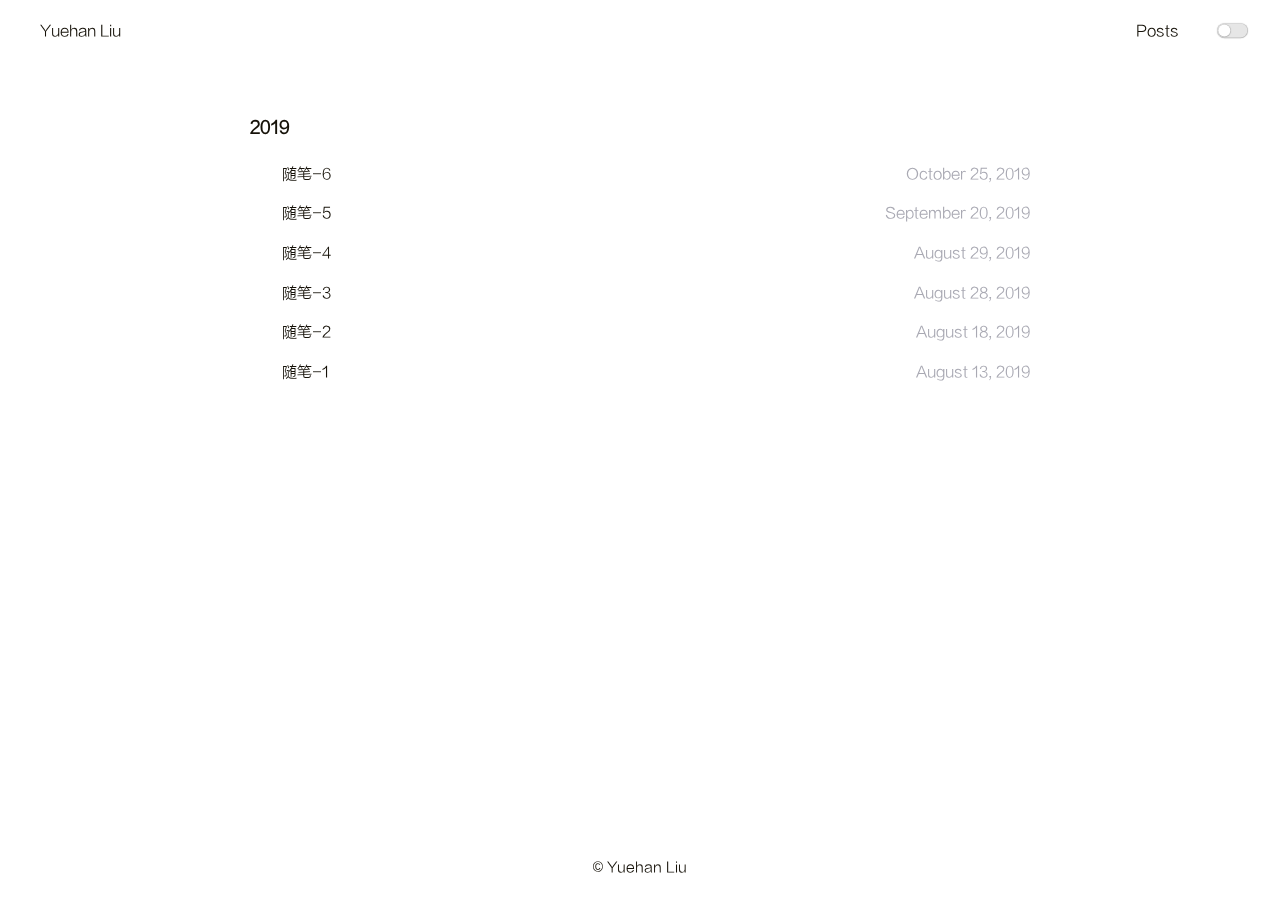
<file: archives/2019/index.html>
<!DOCTYPE html>
<html lang="en">
<head><meta name="generator" content="Hexo 3.9.0">
    <meta charset="UTF-8">
<meta name="viewport" content="width=device-width, user-scalable=no, initial-scale=1.0, maximum-scale=1.0, minimum-scale=1.0">
<meta http-equiv="X-UA-Compatible" content="ie=edge">



<title>Archives: 2019 | Hexo</title>



    <link rel="icon" href="/favicon.ico">




    <!-- stylesheets list from _config.yml -->
    
    <link rel="stylesheet" href="/css/style.css">
    



    <!-- scripts list from _config.yml -->
    
    <script src="/js/script.js"></script>
    
    <script src="/js/tocbot.min.js"></script>
    



    
    
        
    


</head>
<body>
    <div class="wrapper">
        <header>
    <nav class="navbar">
        <div class="container">
            <div class="navbar-header header-logo"><a href="/">Yuehan Liu</a></div>
            <div class="menu navbar-right">
                
                    <a class="menu-item" href="/archives">Posts</a>
                
                <input id="switch_default" type="checkbox" class="switch_default">
                <label for="switch_default" class="toggleBtn"></label>
            </div>

        </div>
    </nav>

    
    <nav class="navbar-mobile" id="nav-mobile">
        <div class="container">
            <div class="navbar-header">
                <div>
                    <a href="/">Yuehan Liu</a><a id="mobile-toggle-theme">·&nbsp;Light</a>
                </div>
                <div class="menu-toggle" onclick="mobileBtn()">&#9776; Menu</div>
            </div>
            <div class="menu" id="mobile-menu">
                
                    <a class="menu-item" href="/archives">Posts</a>
                
            </div>
        </div>
    </nav>

</header>
<script>
    var mobileBtn = function f() {
        var toggleMenu = document.getElementsByClassName("menu-toggle")[0];
        var mobileMenu = document.getElementById("mobile-menu");
        if(toggleMenu.classList.contains("active")){
           toggleMenu.classList.remove("active")
            mobileMenu.classList.remove("active")
        }else{
            toggleMenu.classList.add("active")
            mobileMenu.classList.add("active")
        }
    }
</script>
        <div class="main">
            <div class="post-wrap archive">
    
    
        

        
            <h3>2019</h3>
        

        <article class="archive-item">
            <a class="archive-item-link" href="/2019/10/25/随笔-6/">随笔-6</a>
            <span class="archive-item-date">October 25, 2019</span>
        </article>
    
        

        

        <article class="archive-item">
            <a class="archive-item-link" href="/2019/09/20/随笔-5/">随笔-5</a>
            <span class="archive-item-date">September 20, 2019</span>
        </article>
    
        

        

        <article class="archive-item">
            <a class="archive-item-link" href="/2019/08/29/随笔-4/">随笔-4</a>
            <span class="archive-item-date">August 29, 2019</span>
        </article>
    
        

        

        <article class="archive-item">
            <a class="archive-item-link" href="/2019/08/28/随笔-3/">随笔-3</a>
            <span class="archive-item-date">August 28, 2019</span>
        </article>
    
        

        

        <article class="archive-item">
            <a class="archive-item-link" href="/2019/08/18/随笔-2/">随笔-2</a>
            <span class="archive-item-date">August 18, 2019</span>
        </article>
    
        

        

        <article class="archive-item">
            <a class="archive-item-link" href="/2019/08/13/随笔-1/">随笔-1</a>
            <span class="archive-item-date">August 13, 2019</span>
        </article>
    
    
</div>
        </div>
        <footer id="footer" class="footer">
    <div class="copyright">
        <span>© Yuehan Liu </span>
    </div>
</footer>

    </div>
</body>
</html>
</file>
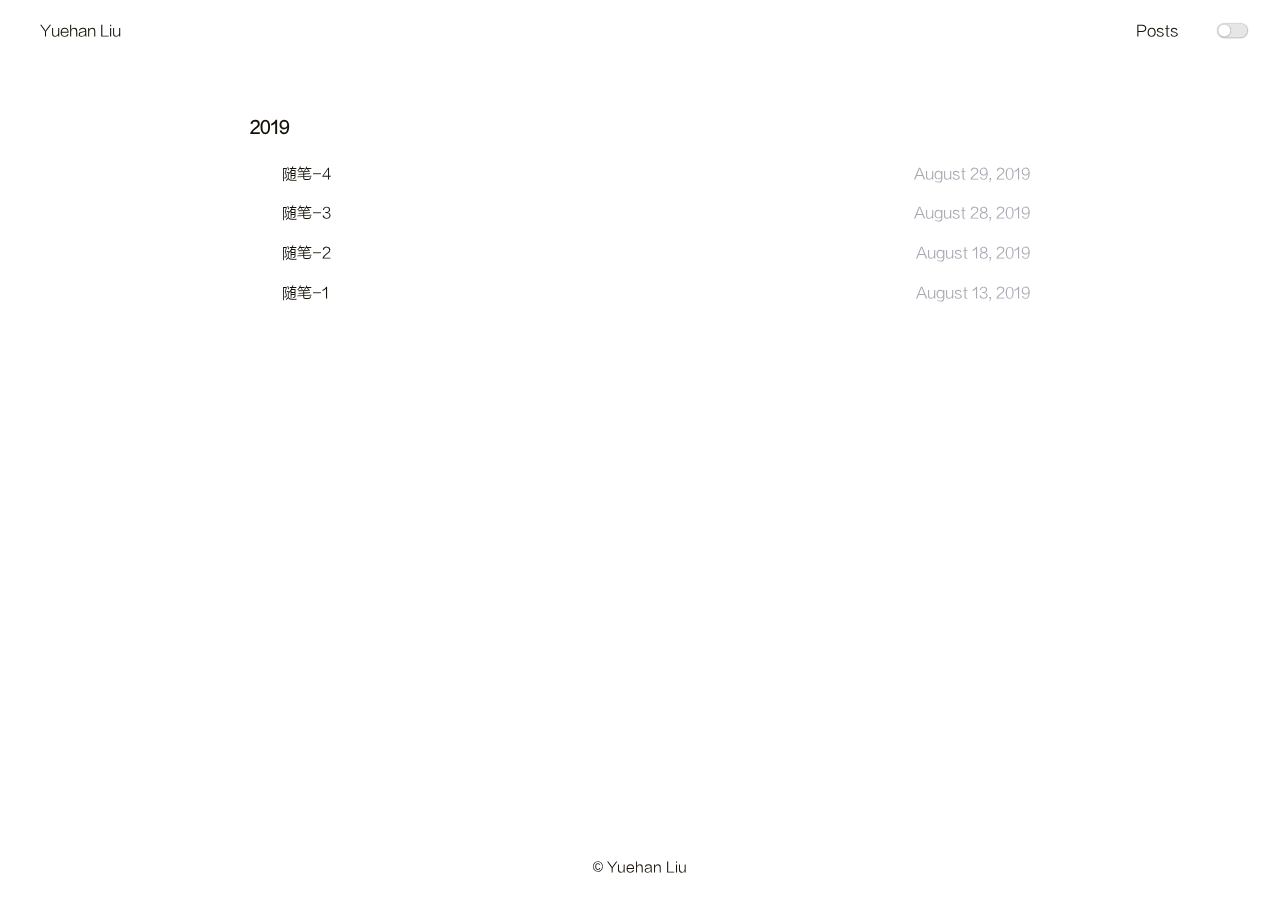
<file: archives/2019/08/index.html>
<!DOCTYPE html>
<html lang="en">
<head><meta name="generator" content="Hexo 3.9.0">
    <meta charset="UTF-8">
<meta name="viewport" content="width=device-width, user-scalable=no, initial-scale=1.0, maximum-scale=1.0, minimum-scale=1.0">
<meta http-equiv="X-UA-Compatible" content="ie=edge">



<title>Archives: 2019/8 | Hexo</title>



    <link rel="icon" href="/favicon.ico">




    <!-- stylesheets list from _config.yml -->
    
    <link rel="stylesheet" href="/css/style.css">
    



    <!-- scripts list from _config.yml -->
    
    <script src="/js/script.js"></script>
    
    <script src="/js/tocbot.min.js"></script>
    



    
    
        
    


</head>
<body>
    <div class="wrapper">
        <header>
    <nav class="navbar">
        <div class="container">
            <div class="navbar-header header-logo"><a href="/">Yuehan Liu</a></div>
            <div class="menu navbar-right">
                
                    <a class="menu-item" href="/archives">Posts</a>
                
                <input id="switch_default" type="checkbox" class="switch_default">
                <label for="switch_default" class="toggleBtn"></label>
            </div>

        </div>
    </nav>

    
    <nav class="navbar-mobile" id="nav-mobile">
        <div class="container">
            <div class="navbar-header">
                <div>
                    <a href="/">Yuehan Liu</a><a id="mobile-toggle-theme">·&nbsp;Light</a>
                </div>
                <div class="menu-toggle" onclick="mobileBtn()">&#9776; Menu</div>
            </div>
            <div class="menu" id="mobile-menu">
                
                    <a class="menu-item" href="/archives">Posts</a>
                
            </div>
        </div>
    </nav>

</header>
<script>
    var mobileBtn = function f() {
        var toggleMenu = document.getElementsByClassName("menu-toggle")[0];
        var mobileMenu = document.getElementById("mobile-menu");
        if(toggleMenu.classList.contains("active")){
           toggleMenu.classList.remove("active")
            mobileMenu.classList.remove("active")
        }else{
            toggleMenu.classList.add("active")
            mobileMenu.classList.add("active")
        }
    }
</script>
        <div class="main">
            <div class="post-wrap archive">
    
    
        

        
            <h3>2019</h3>
        

        <article class="archive-item">
            <a class="archive-item-link" href="/2019/08/29/随笔-4/">随笔-4</a>
            <span class="archive-item-date">August 29, 2019</span>
        </article>
    
        

        

        <article class="archive-item">
            <a class="archive-item-link" href="/2019/08/28/随笔-3/">随笔-3</a>
            <span class="archive-item-date">August 28, 2019</span>
        </article>
    
        

        

        <article class="archive-item">
            <a class="archive-item-link" href="/2019/08/18/随笔-2/">随笔-2</a>
            <span class="archive-item-date">August 18, 2019</span>
        </article>
    
        

        

        <article class="archive-item">
            <a class="archive-item-link" href="/2019/08/13/随笔-1/">随笔-1</a>
            <span class="archive-item-date">August 13, 2019</span>
        </article>
    
    
</div>
        </div>
        <footer id="footer" class="footer">
    <div class="copyright">
        <span>© Yuehan Liu </span>
    </div>
</footer>

    </div>
</body>
</html>
</file>
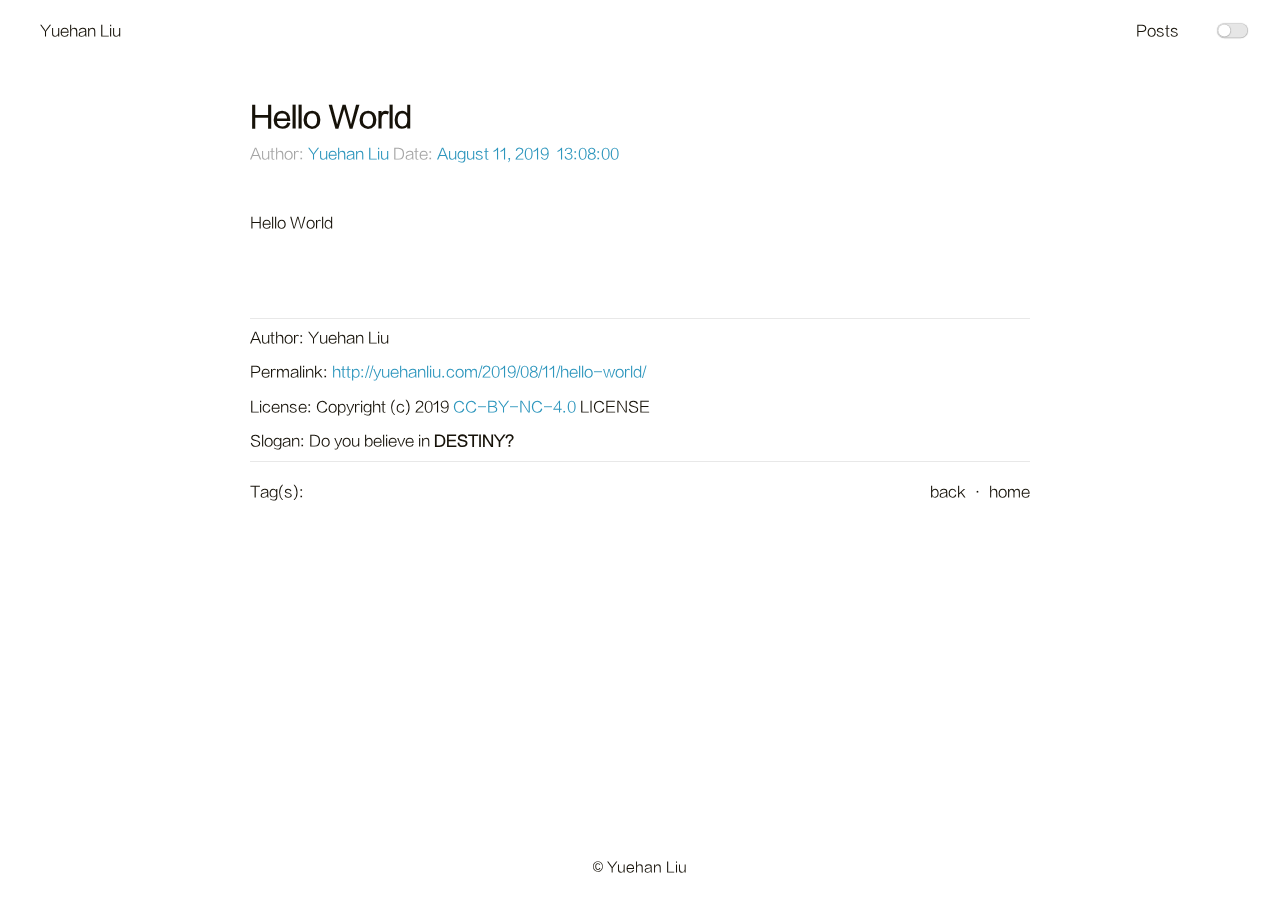
<file: 2019/08/11/hello-world/index.html>
<!DOCTYPE html>
<html lang="en">
<head><meta name="generator" content="Hexo 3.9.0">
    <meta charset="UTF-8">
<meta name="viewport" content="width=device-width, user-scalable=no, initial-scale=1.0, maximum-scale=1.0, minimum-scale=1.0">
<meta http-equiv="X-UA-Compatible" content="ie=edge">



<title>Hello World | Hexo</title>



    <link rel="icon" href="/favicon.ico">




    <!-- stylesheets list from _config.yml -->
    
    <link rel="stylesheet" href="/css/style.css">
    



    <!-- scripts list from _config.yml -->
    
    <script src="/js/script.js"></script>
    
    <script src="/js/tocbot.min.js"></script>
    



    
    
        
    


</head>
<body>
    <div class="wrapper">
        <header>
    <nav class="navbar">
        <div class="container">
            <div class="navbar-header header-logo"><a href="/">Yuehan Liu</a></div>
            <div class="menu navbar-right">
                
                    <a class="menu-item" href="/archives">Posts</a>
                
                <input id="switch_default" type="checkbox" class="switch_default">
                <label for="switch_default" class="toggleBtn"></label>
            </div>

        </div>
    </nav>

    
    <nav class="navbar-mobile" id="nav-mobile">
        <div class="container">
            <div class="navbar-header">
                <div>
                    <a href="/">Yuehan Liu</a><a id="mobile-toggle-theme">·&nbsp;Light</a>
                </div>
                <div class="menu-toggle" onclick="mobileBtn()">&#9776; Menu</div>
            </div>
            <div class="menu" id="mobile-menu">
                
                    <a class="menu-item" href="/archives">Posts</a>
                
            </div>
        </div>
    </nav>

</header>
<script>
    var mobileBtn = function f() {
        var toggleMenu = document.getElementsByClassName("menu-toggle")[0];
        var mobileMenu = document.getElementById("mobile-menu");
        if(toggleMenu.classList.contains("active")){
           toggleMenu.classList.remove("active")
            mobileMenu.classList.remove("active")
        }else{
            toggleMenu.classList.add("active")
            mobileMenu.classList.add("active")
        }
    }
</script>
        <div class="main">
            <div class="container">
    
    

    
    <article class="post-wrap">
        <header class="post-header">
            <h1 class="post-title">Hello World</h1>
            
                <div class="post-meta">
                    
                        Author: <a itemprop="author" rel="author" href="/">Yuehan Liu</a>
                    

                    
                        <span class="post-time">
                        Date: <a href="#">August 11, 2019&nbsp;&nbsp;13:08:00</a>
                        </span>
                    
                    
                </div>
            
        </header>

        <div class="post-content">
            <p>Hello World</p>

        </div>

        
            <section class="post-copyright">
                
                    <p class="copyright-item">
                        <span>Author:</span>
                        <span>Yuehan Liu</span>
                    </p>
                
                
                    <p class="copyright-item">
                        <span>Permalink:</span>
                        <span><a href="http://yuehanliu.com/2019/08/11/hello-world/">http://yuehanliu.com/2019/08/11/hello-world/</a></span>
                    </p>
                
                
                    <p class="copyright-item">
                        <span>License:</span>
                        <span>Copyright (c) 2019 <a href="http://creativecommons.org/licenses/by-nc/4.0/">CC-BY-NC-4.0</a> LICENSE</span>
                    </p>
                
                
                     <p class="copyright-item">
                         <span>Slogan:</span>
                         <span>Do you believe in <strong>DESTINY<strong>?</strong></strong></span>
                     </p>
                

            </section>
        
        <section class="post-tags">
            <div>
                <span>Tag(s):</span>
                <span class="tag">
                    
                </span>
            </div>
            <div>
                <a href="javascript:window.history.back();">back</a>
                <span>· </span>
                <a href="/">home</a>
            </div>
        </section>
        <section class="post-nav">
            
            
        </section>


    </article>
</div>

        </div>
        <footer id="footer" class="footer">
    <div class="copyright">
        <span>© Yuehan Liu </span>
    </div>
</footer>

    </div>
</body>
</html>
</file>
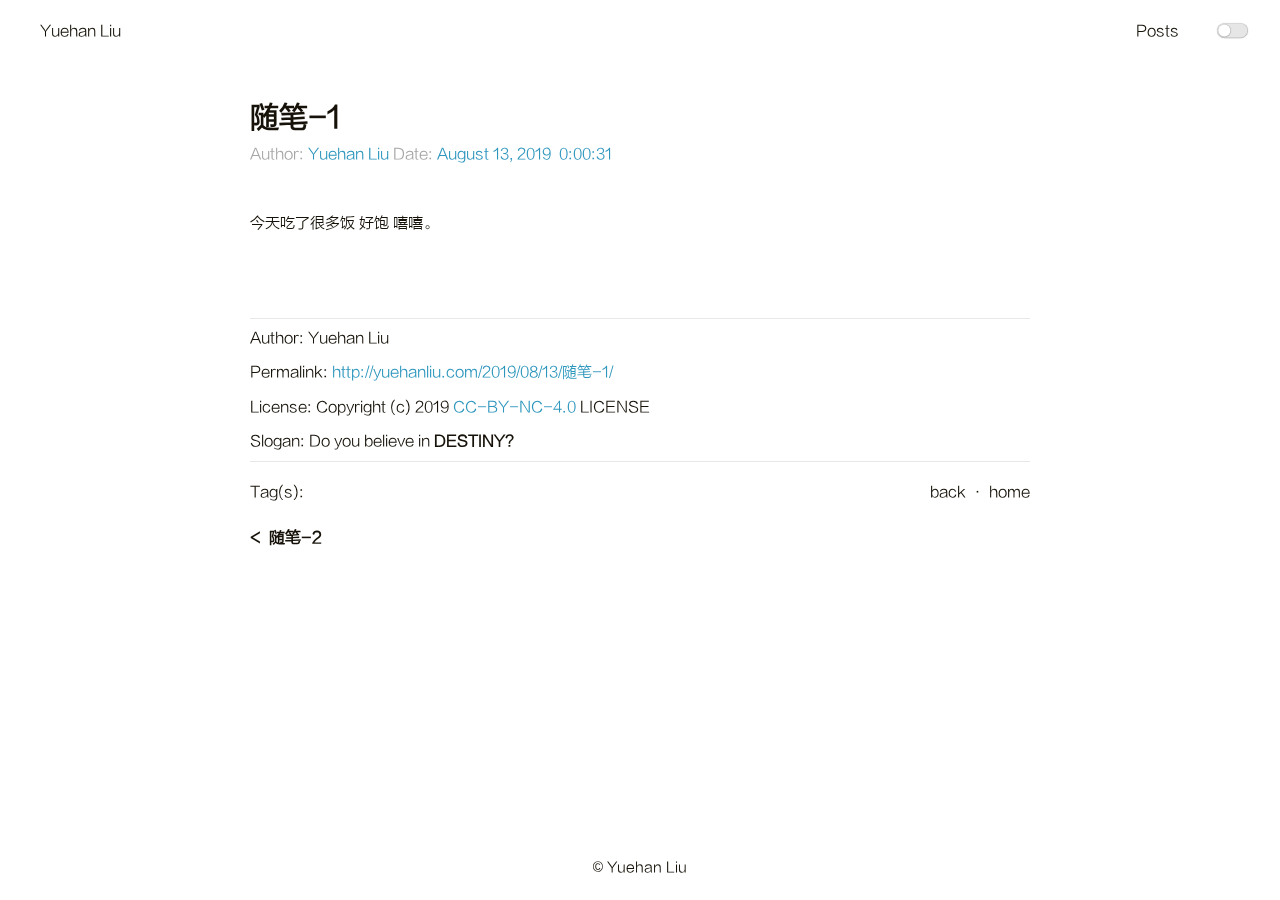
<file: 2019/08/13/随笔-1/index.html>
<!DOCTYPE html>
<html lang="en">
<head><meta name="generator" content="Hexo 3.9.0">
    <meta charset="UTF-8">
<meta name="viewport" content="width=device-width, user-scalable=no, initial-scale=1.0, maximum-scale=1.0, minimum-scale=1.0">
<meta http-equiv="X-UA-Compatible" content="ie=edge">



<title>随笔-1 | Hexo</title>



    <link rel="icon" href="/favicon.ico">




    <!-- stylesheets list from _config.yml -->
    
    <link rel="stylesheet" href="/css/style.css">
    



    <!-- scripts list from _config.yml -->
    
    <script src="/js/script.js"></script>
    
    <script src="/js/tocbot.min.js"></script>
    



    
    
        
    


</head>
<body>
    <div class="wrapper">
        <header>
    <nav class="navbar">
        <div class="container">
            <div class="navbar-header header-logo"><a href="/">Yuehan Liu</a></div>
            <div class="menu navbar-right">
                
                    <a class="menu-item" href="/archives">Posts</a>
                
                <input id="switch_default" type="checkbox" class="switch_default">
                <label for="switch_default" class="toggleBtn"></label>
            </div>

        </div>
    </nav>

    
    <nav class="navbar-mobile" id="nav-mobile">
        <div class="container">
            <div class="navbar-header">
                <div>
                    <a href="/">Yuehan Liu</a><a id="mobile-toggle-theme">·&nbsp;Light</a>
                </div>
                <div class="menu-toggle" onclick="mobileBtn()">&#9776; Menu</div>
            </div>
            <div class="menu" id="mobile-menu">
                
                    <a class="menu-item" href="/archives">Posts</a>
                
            </div>
        </div>
    </nav>

</header>
<script>
    var mobileBtn = function f() {
        var toggleMenu = document.getElementsByClassName("menu-toggle")[0];
        var mobileMenu = document.getElementById("mobile-menu");
        if(toggleMenu.classList.contains("active")){
           toggleMenu.classList.remove("active")
            mobileMenu.classList.remove("active")
        }else{
            toggleMenu.classList.add("active")
            mobileMenu.classList.add("active")
        }
    }
</script>
        <div class="main">
            <div class="container">
    
    

    
    <article class="post-wrap">
        <header class="post-header">
            <h1 class="post-title">随笔-1</h1>
            
                <div class="post-meta">
                    
                        Author: <a itemprop="author" rel="author" href="/">Yuehan Liu</a>
                    

                    
                        <span class="post-time">
                        Date: <a href="#">August 13, 2019&nbsp;&nbsp;0:00:31</a>
                        </span>
                    
                    
                </div>
            
        </header>

        <div class="post-content">
            <p>今天吃了很多饭 好饱 嘻嘻。</p>

        </div>

        
            <section class="post-copyright">
                
                    <p class="copyright-item">
                        <span>Author:</span>
                        <span>Yuehan Liu</span>
                    </p>
                
                
                    <p class="copyright-item">
                        <span>Permalink:</span>
                        <span><a href="http://yuehanliu.com/2019/08/13/随笔-1/">http://yuehanliu.com/2019/08/13/随笔-1/</a></span>
                    </p>
                
                
                    <p class="copyright-item">
                        <span>License:</span>
                        <span>Copyright (c) 2019 <a href="http://creativecommons.org/licenses/by-nc/4.0/">CC-BY-NC-4.0</a> LICENSE</span>
                    </p>
                
                
                     <p class="copyright-item">
                         <span>Slogan:</span>
                         <span>Do you believe in <strong>DESTINY<strong>?</strong></strong></span>
                     </p>
                

            </section>
        
        <section class="post-tags">
            <div>
                <span>Tag(s):</span>
                <span class="tag">
                    
                </span>
            </div>
            <div>
                <a href="javascript:window.history.back();">back</a>
                <span>· </span>
                <a href="/">home</a>
            </div>
        </section>
        <section class="post-nav">
            
                <a class="prev" rel="prev" href="/2019/08/18/随笔-2/">随笔-2</a>
            
            
        </section>


    </article>
</div>

        </div>
        <footer id="footer" class="footer">
    <div class="copyright">
        <span>© Yuehan Liu </span>
    </div>
</footer>

    </div>
</body>
</html>
</file>
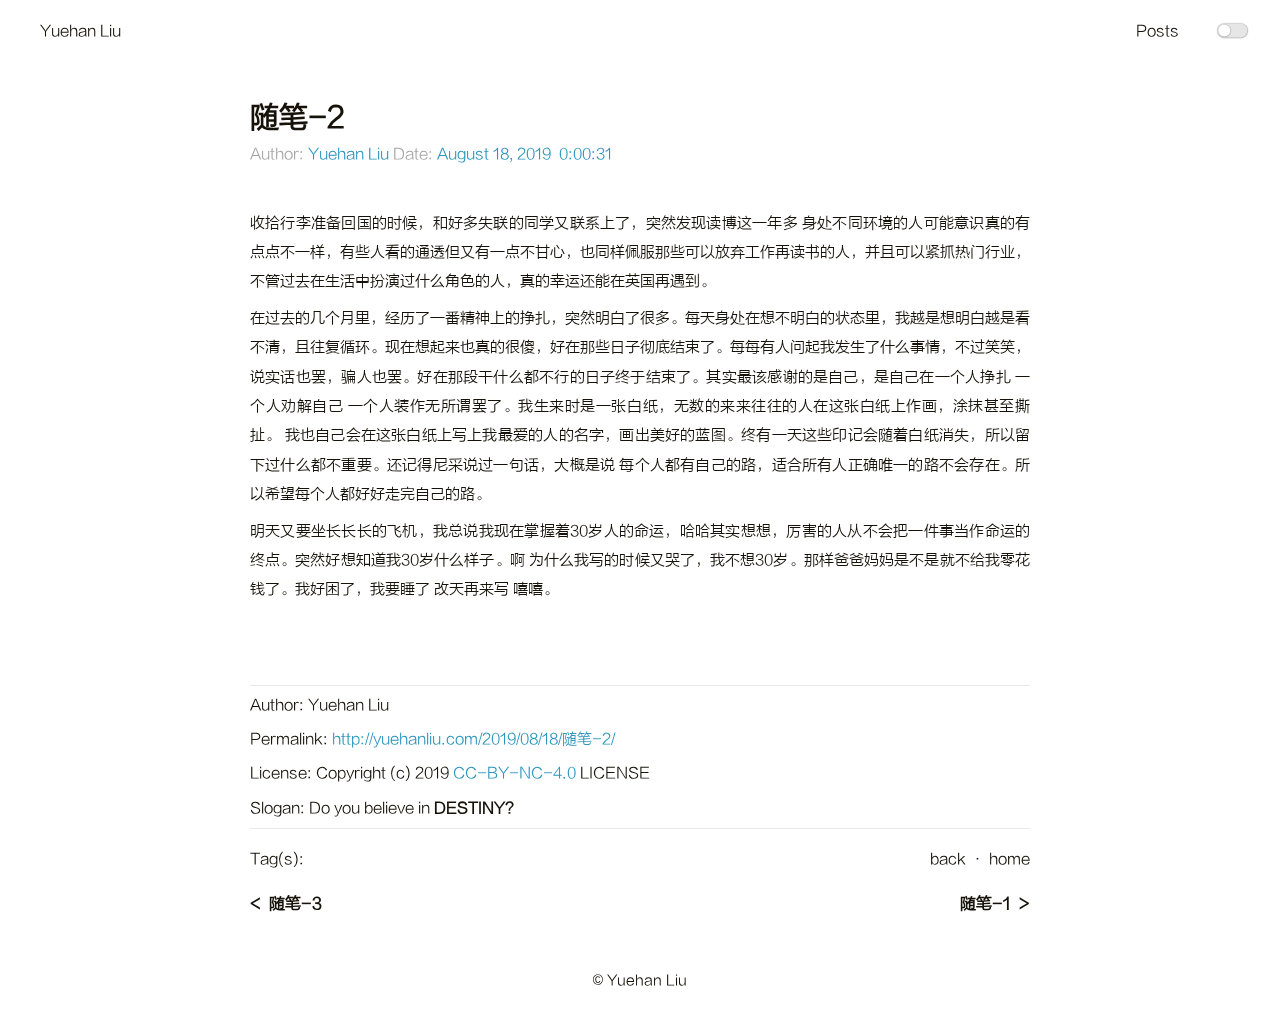
<file: 2019/08/18/随笔-2/index.html>
<!DOCTYPE html>
<html lang="en">
<head><meta name="generator" content="Hexo 3.9.0">
    <meta charset="UTF-8">
<meta name="viewport" content="width=device-width, user-scalable=no, initial-scale=1.0, maximum-scale=1.0, minimum-scale=1.0">
<meta http-equiv="X-UA-Compatible" content="ie=edge">



<title>随笔-2 | Hexo</title>



    <link rel="icon" href="/favicon.ico">




    <!-- stylesheets list from _config.yml -->
    
    <link rel="stylesheet" href="/css/style.css">
    



    <!-- scripts list from _config.yml -->
    
    <script src="/js/script.js"></script>
    
    <script src="/js/tocbot.min.js"></script>
    



    
    
        
    


</head>
<body>
    <div class="wrapper">
        <header>
    <nav class="navbar">
        <div class="container">
            <div class="navbar-header header-logo"><a href="/">Yuehan Liu</a></div>
            <div class="menu navbar-right">
                
                    <a class="menu-item" href="/archives">Posts</a>
                
                <input id="switch_default" type="checkbox" class="switch_default">
                <label for="switch_default" class="toggleBtn"></label>
            </div>

        </div>
    </nav>

    
    <nav class="navbar-mobile" id="nav-mobile">
        <div class="container">
            <div class="navbar-header">
                <div>
                    <a href="/">Yuehan Liu</a><a id="mobile-toggle-theme">·&nbsp;Light</a>
                </div>
                <div class="menu-toggle" onclick="mobileBtn()">&#9776; Menu</div>
            </div>
            <div class="menu" id="mobile-menu">
                
                    <a class="menu-item" href="/archives">Posts</a>
                
            </div>
        </div>
    </nav>

</header>
<script>
    var mobileBtn = function f() {
        var toggleMenu = document.getElementsByClassName("menu-toggle")[0];
        var mobileMenu = document.getElementById("mobile-menu");
        if(toggleMenu.classList.contains("active")){
           toggleMenu.classList.remove("active")
            mobileMenu.classList.remove("active")
        }else{
            toggleMenu.classList.add("active")
            mobileMenu.classList.add("active")
        }
    }
</script>
        <div class="main">
            <div class="container">
    
    

    
    <article class="post-wrap">
        <header class="post-header">
            <h1 class="post-title">随笔-2</h1>
            
                <div class="post-meta">
                    
                        Author: <a itemprop="author" rel="author" href="/">Yuehan Liu</a>
                    

                    
                        <span class="post-time">
                        Date: <a href="#">August 18, 2019&nbsp;&nbsp;0:00:31</a>
                        </span>
                    
                    
                </div>
            
        </header>

        <div class="post-content">
            <p>收拾行李准备回国的时候，和好多失联的同学又联系上了，突然发现读博这一年多 身处不同环境的人可能意识真的有点点不一样，有些人看的通透但又有一点不甘心，也同样佩服那些可以放弃工作再读书的人，并且可以紧抓热门行业，不管过去在生活中扮演过什么角色的人，真的幸运还能在英国再遇到。</p>
<p>在过去的几个月里，经历了一番精神上的挣扎，突然明白了很多。每天身处在想不明白的状态里，我越是想明白越是看不清，且往复循环。现在想起来也真的很傻，好在那些日子彻底结束了。每每有人问起我发生了什么事情，不过笑笑，说实话也罢，骗人也罢。好在那段干什么都不行的日子终于结束了。其实最该感谢的是自己，是自己在一个人挣扎 一个人劝解自己 一个人装作无所谓罢了。我生来时是一张白纸，无数的来来往往的人在这张白纸上作画，涂抹甚至撕扯。 我也自己会在这张白纸上写上我最爱的人的名字，画出美好的蓝图。终有一天这些印记会随着白纸消失，所以留下过什么都不重要。还记得尼采说过一句话，大概是说 每个人都有自己的路，适合所有人正确唯一的路不会存在。所以希望每个人都好好走完自己的路。</p>
<p>明天又要坐长长长的飞机，我总说我现在掌握着30岁人的命运，哈哈其实想想，厉害的人从不会把一件事当作命运的终点。突然好想知道我30岁什么样子。啊 为什么我写的时候又哭了，我不想30岁。那样爸爸妈妈是不是就不给我零花钱了。我好困了，我要睡了 改天再来写 嘻嘻。</p>

        </div>

        
            <section class="post-copyright">
                
                    <p class="copyright-item">
                        <span>Author:</span>
                        <span>Yuehan Liu</span>
                    </p>
                
                
                    <p class="copyright-item">
                        <span>Permalink:</span>
                        <span><a href="http://yuehanliu.com/2019/08/18/随笔-2/">http://yuehanliu.com/2019/08/18/随笔-2/</a></span>
                    </p>
                
                
                    <p class="copyright-item">
                        <span>License:</span>
                        <span>Copyright (c) 2019 <a href="http://creativecommons.org/licenses/by-nc/4.0/">CC-BY-NC-4.0</a> LICENSE</span>
                    </p>
                
                
                     <p class="copyright-item">
                         <span>Slogan:</span>
                         <span>Do you believe in <strong>DESTINY<strong>?</strong></strong></span>
                     </p>
                

            </section>
        
        <section class="post-tags">
            <div>
                <span>Tag(s):</span>
                <span class="tag">
                    
                </span>
            </div>
            <div>
                <a href="javascript:window.history.back();">back</a>
                <span>· </span>
                <a href="/">home</a>
            </div>
        </section>
        <section class="post-nav">
            
                <a class="prev" rel="prev" href="/2019/08/28/随笔-3/">随笔-3</a>
            
            
            <a class="next" rel="next" href="/2019/08/13/随笔-1/">随笔-1</a>
            
        </section>


    </article>
</div>

        </div>
        <footer id="footer" class="footer">
    <div class="copyright">
        <span>© Yuehan Liu </span>
    </div>
</footer>

    </div>
</body>
</html>
</file>
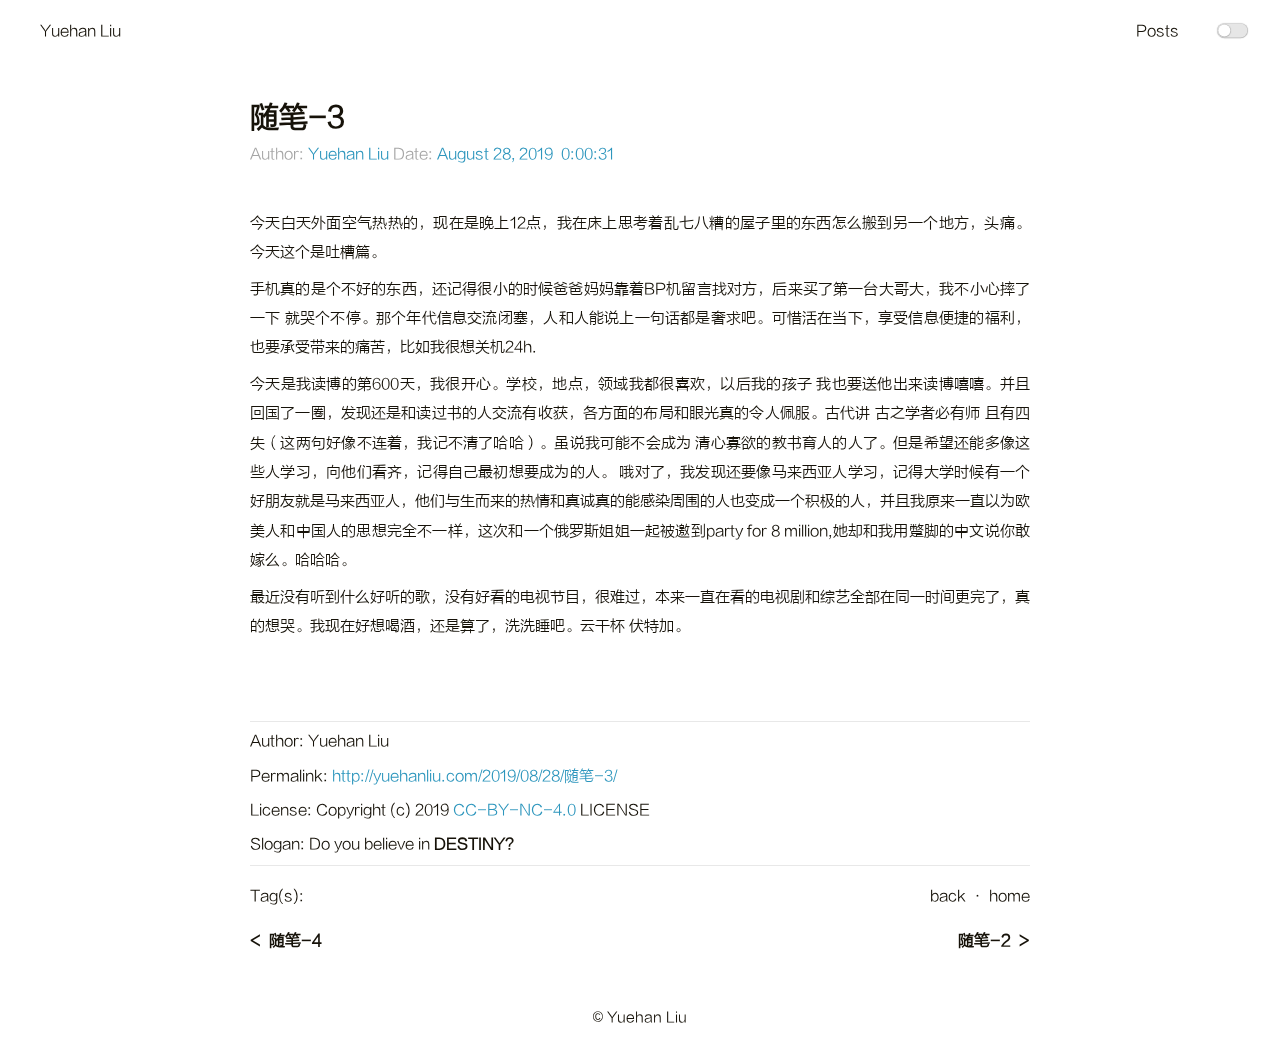
<file: 2019/08/28/随笔-3/index.html>
<!DOCTYPE html>
<html lang="en">
<head><meta name="generator" content="Hexo 3.9.0">
    <meta charset="UTF-8">
<meta name="viewport" content="width=device-width, user-scalable=no, initial-scale=1.0, maximum-scale=1.0, minimum-scale=1.0">
<meta http-equiv="X-UA-Compatible" content="ie=edge">



<title>随笔-3 | Hexo</title>



    <link rel="icon" href="/favicon.ico">




    <!-- stylesheets list from _config.yml -->
    
    <link rel="stylesheet" href="/css/style.css">
    



    <!-- scripts list from _config.yml -->
    
    <script src="/js/script.js"></script>
    
    <script src="/js/tocbot.min.js"></script>
    



    
    
        
    


</head>
<body>
    <div class="wrapper">
        <header>
    <nav class="navbar">
        <div class="container">
            <div class="navbar-header header-logo"><a href="/">Yuehan Liu</a></div>
            <div class="menu navbar-right">
                
                    <a class="menu-item" href="/archives">Posts</a>
                
                <input id="switch_default" type="checkbox" class="switch_default">
                <label for="switch_default" class="toggleBtn"></label>
            </div>

        </div>
    </nav>

    
    <nav class="navbar-mobile" id="nav-mobile">
        <div class="container">
            <div class="navbar-header">
                <div>
                    <a href="/">Yuehan Liu</a><a id="mobile-toggle-theme">·&nbsp;Light</a>
                </div>
                <div class="menu-toggle" onclick="mobileBtn()">&#9776; Menu</div>
            </div>
            <div class="menu" id="mobile-menu">
                
                    <a class="menu-item" href="/archives">Posts</a>
                
            </div>
        </div>
    </nav>

</header>
<script>
    var mobileBtn = function f() {
        var toggleMenu = document.getElementsByClassName("menu-toggle")[0];
        var mobileMenu = document.getElementById("mobile-menu");
        if(toggleMenu.classList.contains("active")){
           toggleMenu.classList.remove("active")
            mobileMenu.classList.remove("active")
        }else{
            toggleMenu.classList.add("active")
            mobileMenu.classList.add("active")
        }
    }
</script>
        <div class="main">
            <div class="container">
    
    

    
    <article class="post-wrap">
        <header class="post-header">
            <h1 class="post-title">随笔-3</h1>
            
                <div class="post-meta">
                    
                        Author: <a itemprop="author" rel="author" href="/">Yuehan Liu</a>
                    

                    
                        <span class="post-time">
                        Date: <a href="#">August 28, 2019&nbsp;&nbsp;0:00:31</a>
                        </span>
                    
                    
                </div>
            
        </header>

        <div class="post-content">
            <p>今天白天外面空气热热的，现在是晚上12点，我在床上思考着乱七八糟的屋子里的东西怎么搬到另一个地方，头痛。今天这个是吐槽篇。</p>
<p>手机真的是个不好的东西，还记得很小的时候爸爸妈妈靠着BP机留言找对方，后来买了第一台大哥大，我不小心摔了一下 就哭个不停。那个年代信息交流闭塞，人和人能说上一句话都是奢求吧。可惜活在当下，享受信息便捷的福利，也要承受带来的痛苦，比如我很想关机24h.</p>
<p>今天是我读博的第600天，我很开心。学校，地点，领域我都很喜欢，以后我的孩子 我也要送他出来读博嘻嘻。并且回国了一圈，发现还是和读过书的人交流有收获，各方面的布局和眼光真的令人佩服。古代讲 古之学者必有师 且有四失（这两句好像不连着，我记不清了哈哈）。虽说我可能不会成为 清心寡欲的教书育人的人了。但是希望还能多像这些人学习，向他们看齐，记得自己最初想要成为的人。 哦对了，我发现还要像马来西亚人学习，记得大学时候有一个好朋友就是马来西亚人，他们与生而来的热情和真诚真的能感染周围的人也变成一个积极的人，并且我原来一直以为欧美人和中国人的思想完全不一样，这次和一个俄罗斯姐姐一起被邀到party for 8 million,她却和我用蹩脚的中文说你敢嫁么。哈哈哈。</p>
<p>最近没有听到什么好听的歌，没有好看的电视节目，很难过，本来一直在看的电视剧和综艺全部在同一时间更完了，真的想哭。我现在好想喝酒，还是算了，洗洗睡吧。云干杯 伏特加。</p>

        </div>

        
            <section class="post-copyright">
                
                    <p class="copyright-item">
                        <span>Author:</span>
                        <span>Yuehan Liu</span>
                    </p>
                
                
                    <p class="copyright-item">
                        <span>Permalink:</span>
                        <span><a href="http://yuehanliu.com/2019/08/28/随笔-3/">http://yuehanliu.com/2019/08/28/随笔-3/</a></span>
                    </p>
                
                
                    <p class="copyright-item">
                        <span>License:</span>
                        <span>Copyright (c) 2019 <a href="http://creativecommons.org/licenses/by-nc/4.0/">CC-BY-NC-4.0</a> LICENSE</span>
                    </p>
                
                
                     <p class="copyright-item">
                         <span>Slogan:</span>
                         <span>Do you believe in <strong>DESTINY<strong>?</strong></strong></span>
                     </p>
                

            </section>
        
        <section class="post-tags">
            <div>
                <span>Tag(s):</span>
                <span class="tag">
                    
                </span>
            </div>
            <div>
                <a href="javascript:window.history.back();">back</a>
                <span>· </span>
                <a href="/">home</a>
            </div>
        </section>
        <section class="post-nav">
            
                <a class="prev" rel="prev" href="/2019/08/29/随笔-4/">随笔-4</a>
            
            
            <a class="next" rel="next" href="/2019/08/18/随笔-2/">随笔-2</a>
            
        </section>


    </article>
</div>

        </div>
        <footer id="footer" class="footer">
    <div class="copyright">
        <span>© Yuehan Liu </span>
    </div>
</footer>

    </div>
</body>
</html>
</file>
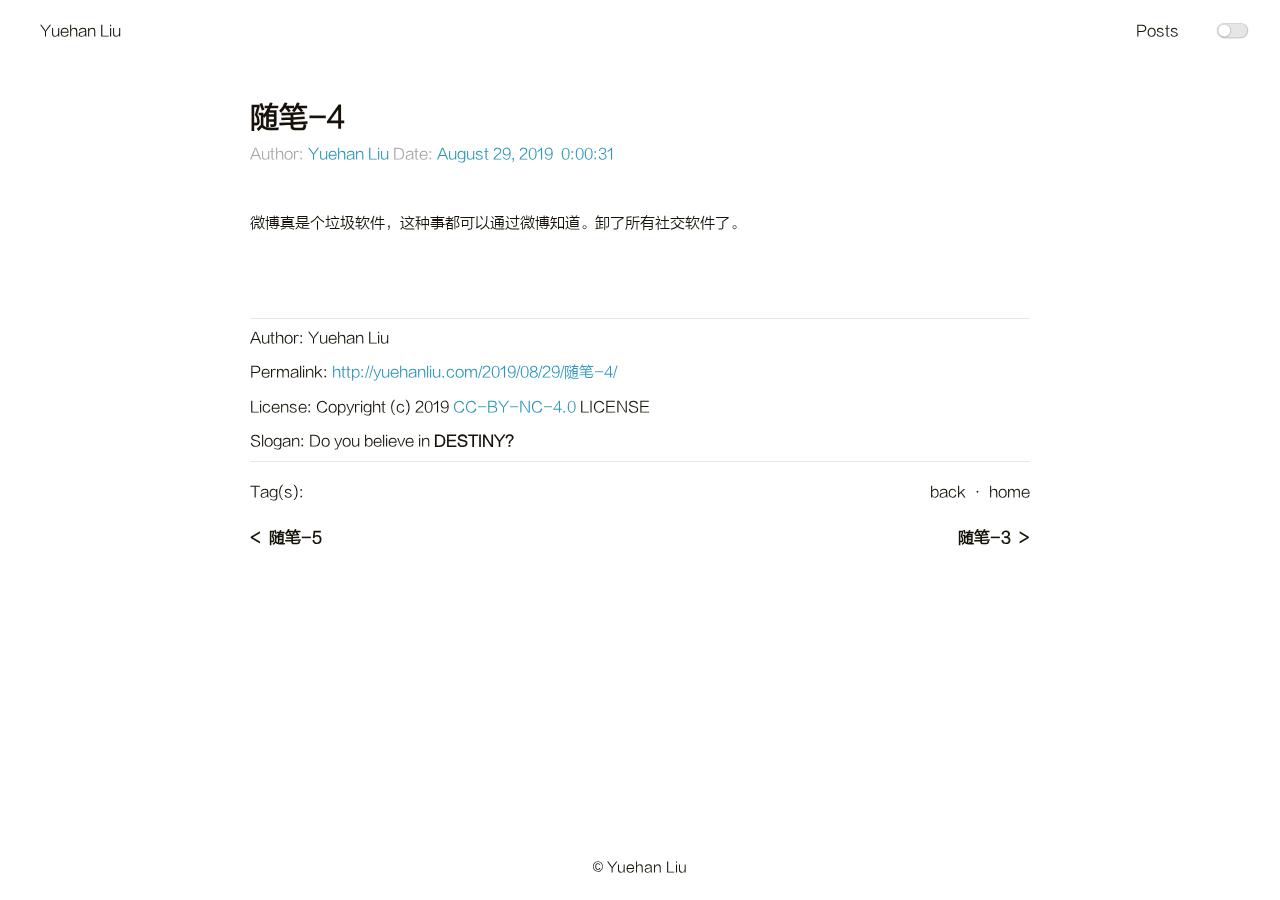
<file: 2019/08/29/随笔-4/index.html>
<!DOCTYPE html>
<html lang="en">
<head><meta name="generator" content="Hexo 3.9.0">
    <meta charset="UTF-8">
<meta name="viewport" content="width=device-width, user-scalable=no, initial-scale=1.0, maximum-scale=1.0, minimum-scale=1.0">
<meta http-equiv="X-UA-Compatible" content="ie=edge">



<title>随笔-4 | Hexo</title>



    <link rel="icon" href="/favicon.ico">




    <!-- stylesheets list from _config.yml -->
    
    <link rel="stylesheet" href="/css/style.css">
    



    <!-- scripts list from _config.yml -->
    
    <script src="/js/script.js"></script>
    
    <script src="/js/tocbot.min.js"></script>
    



    
    
        
    


</head>
<body>
    <div class="wrapper">
        <header>
    <nav class="navbar">
        <div class="container">
            <div class="navbar-header header-logo"><a href="/">Yuehan Liu</a></div>
            <div class="menu navbar-right">
                
                    <a class="menu-item" href="/archives">Posts</a>
                
                <input id="switch_default" type="checkbox" class="switch_default">
                <label for="switch_default" class="toggleBtn"></label>
            </div>

        </div>
    </nav>

    
    <nav class="navbar-mobile" id="nav-mobile">
        <div class="container">
            <div class="navbar-header">
                <div>
                    <a href="/">Yuehan Liu</a><a id="mobile-toggle-theme">·&nbsp;Light</a>
                </div>
                <div class="menu-toggle" onclick="mobileBtn()">&#9776; Menu</div>
            </div>
            <div class="menu" id="mobile-menu">
                
                    <a class="menu-item" href="/archives">Posts</a>
                
            </div>
        </div>
    </nav>

</header>
<script>
    var mobileBtn = function f() {
        var toggleMenu = document.getElementsByClassName("menu-toggle")[0];
        var mobileMenu = document.getElementById("mobile-menu");
        if(toggleMenu.classList.contains("active")){
           toggleMenu.classList.remove("active")
            mobileMenu.classList.remove("active")
        }else{
            toggleMenu.classList.add("active")
            mobileMenu.classList.add("active")
        }
    }
</script>
        <div class="main">
            <div class="container">
    
    

    
    <article class="post-wrap">
        <header class="post-header">
            <h1 class="post-title">随笔-4</h1>
            
                <div class="post-meta">
                    
                        Author: <a itemprop="author" rel="author" href="/">Yuehan Liu</a>
                    

                    
                        <span class="post-time">
                        Date: <a href="#">August 29, 2019&nbsp;&nbsp;0:00:31</a>
                        </span>
                    
                    
                </div>
            
        </header>

        <div class="post-content">
            <p>微博真是个垃圾软件，这种事都可以通过微博知道。卸了所有社交软件了。</p>

        </div>

        
            <section class="post-copyright">
                
                    <p class="copyright-item">
                        <span>Author:</span>
                        <span>Yuehan Liu</span>
                    </p>
                
                
                    <p class="copyright-item">
                        <span>Permalink:</span>
                        <span><a href="http://yuehanliu.com/2019/08/29/随笔-4/">http://yuehanliu.com/2019/08/29/随笔-4/</a></span>
                    </p>
                
                
                    <p class="copyright-item">
                        <span>License:</span>
                        <span>Copyright (c) 2019 <a href="http://creativecommons.org/licenses/by-nc/4.0/">CC-BY-NC-4.0</a> LICENSE</span>
                    </p>
                
                
                     <p class="copyright-item">
                         <span>Slogan:</span>
                         <span>Do you believe in <strong>DESTINY<strong>?</strong></strong></span>
                     </p>
                

            </section>
        
        <section class="post-tags">
            <div>
                <span>Tag(s):</span>
                <span class="tag">
                    
                </span>
            </div>
            <div>
                <a href="javascript:window.history.back();">back</a>
                <span>· </span>
                <a href="/">home</a>
            </div>
        </section>
        <section class="post-nav">
            
                <a class="prev" rel="prev" href="/2019/09/20/随笔-5/">随笔-5</a>
            
            
            <a class="next" rel="next" href="/2019/08/28/随笔-3/">随笔-3</a>
            
        </section>


    </article>
</div>

        </div>
        <footer id="footer" class="footer">
    <div class="copyright">
        <span>© Yuehan Liu </span>
    </div>
</footer>

    </div>
</body>
</html>
</file>
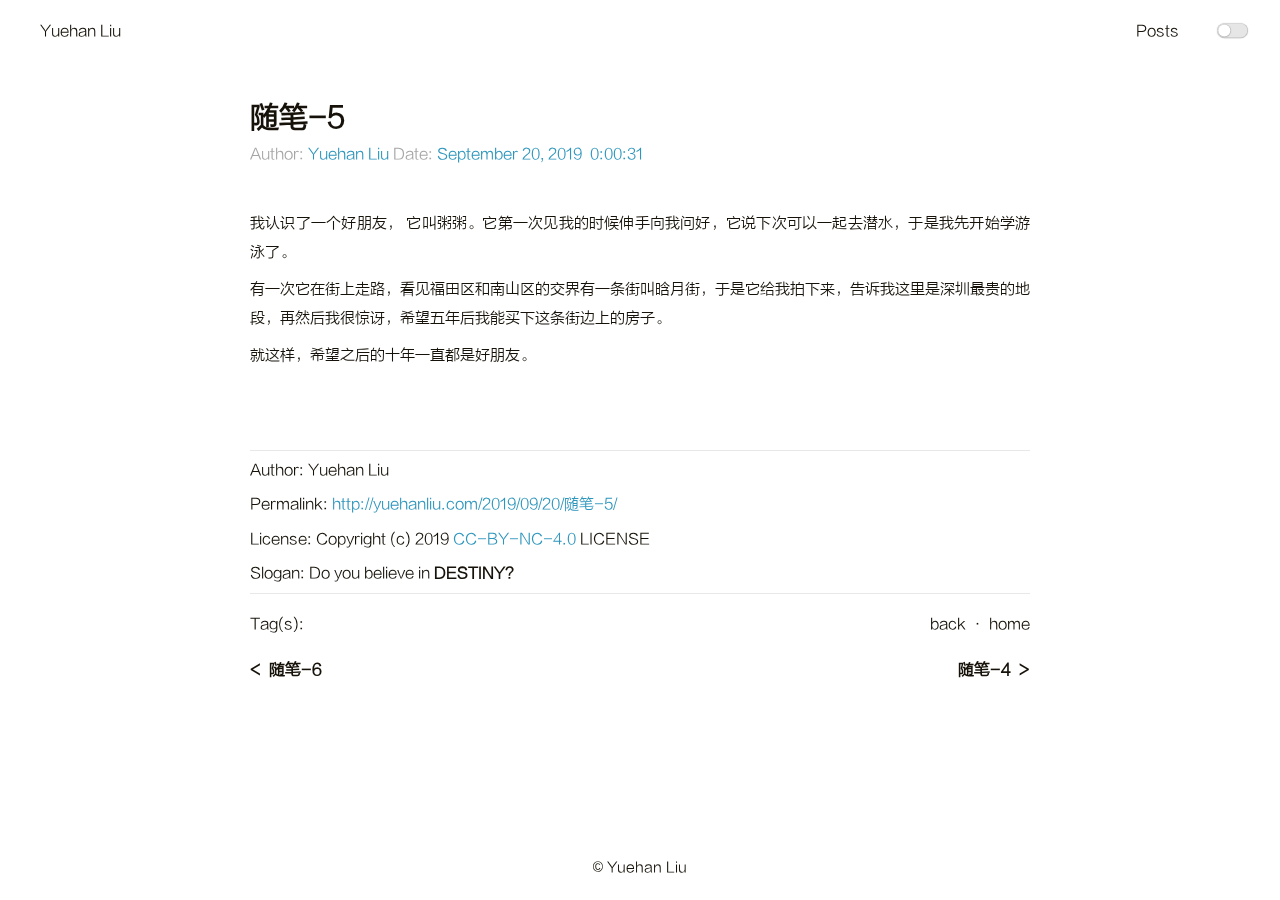
<file: 2019/09/20/随笔-5/index.html>
<!DOCTYPE html>
<html lang="en">
<head><meta name="generator" content="Hexo 3.9.0">
    <meta charset="UTF-8">
<meta name="viewport" content="width=device-width, user-scalable=no, initial-scale=1.0, maximum-scale=1.0, minimum-scale=1.0">
<meta http-equiv="X-UA-Compatible" content="ie=edge">



<title>随笔-5 | Hexo</title>



    <link rel="icon" href="/favicon.ico">




    <!-- stylesheets list from _config.yml -->
    
    <link rel="stylesheet" href="/css/style.css">
    



    <!-- scripts list from _config.yml -->
    
    <script src="/js/script.js"></script>
    
    <script src="/js/tocbot.min.js"></script>
    



    
    
        
    


</head>
<body>
    <div class="wrapper">
        <header>
    <nav class="navbar">
        <div class="container">
            <div class="navbar-header header-logo"><a href="/">Yuehan Liu</a></div>
            <div class="menu navbar-right">
                
                    <a class="menu-item" href="/archives">Posts</a>
                
                <input id="switch_default" type="checkbox" class="switch_default">
                <label for="switch_default" class="toggleBtn"></label>
            </div>

        </div>
    </nav>

    
    <nav class="navbar-mobile" id="nav-mobile">
        <div class="container">
            <div class="navbar-header">
                <div>
                    <a href="/">Yuehan Liu</a><a id="mobile-toggle-theme">·&nbsp;Light</a>
                </div>
                <div class="menu-toggle" onclick="mobileBtn()">&#9776; Menu</div>
            </div>
            <div class="menu" id="mobile-menu">
                
                    <a class="menu-item" href="/archives">Posts</a>
                
            </div>
        </div>
    </nav>

</header>
<script>
    var mobileBtn = function f() {
        var toggleMenu = document.getElementsByClassName("menu-toggle")[0];
        var mobileMenu = document.getElementById("mobile-menu");
        if(toggleMenu.classList.contains("active")){
           toggleMenu.classList.remove("active")
            mobileMenu.classList.remove("active")
        }else{
            toggleMenu.classList.add("active")
            mobileMenu.classList.add("active")
        }
    }
</script>
        <div class="main">
            <div class="container">
    
    

    
    <article class="post-wrap">
        <header class="post-header">
            <h1 class="post-title">随笔-5</h1>
            
                <div class="post-meta">
                    
                        Author: <a itemprop="author" rel="author" href="/">Yuehan Liu</a>
                    

                    
                        <span class="post-time">
                        Date: <a href="#">September 20, 2019&nbsp;&nbsp;0:00:31</a>
                        </span>
                    
                    
                </div>
            
        </header>

        <div class="post-content">
            <p>我认识了一个好朋友， 它叫粥粥。它第一次见我的时候伸手向我问好，它说下次可以一起去潜水，于是我先开始学游泳了。</p>
<p>有一次它在街上走路，看见福田区和南山区的交界有一条街叫晗月街，于是它给我拍下来，告诉我这里是深圳最贵的地段，再然后我很惊讶，希望五年后我能买下这条街边上的房子。</p>
<p>就这样，希望之后的十年一直都是好朋友。</p>

        </div>

        
            <section class="post-copyright">
                
                    <p class="copyright-item">
                        <span>Author:</span>
                        <span>Yuehan Liu</span>
                    </p>
                
                
                    <p class="copyright-item">
                        <span>Permalink:</span>
                        <span><a href="http://yuehanliu.com/2019/09/20/随笔-5/">http://yuehanliu.com/2019/09/20/随笔-5/</a></span>
                    </p>
                
                
                    <p class="copyright-item">
                        <span>License:</span>
                        <span>Copyright (c) 2019 <a href="http://creativecommons.org/licenses/by-nc/4.0/">CC-BY-NC-4.0</a> LICENSE</span>
                    </p>
                
                
                     <p class="copyright-item">
                         <span>Slogan:</span>
                         <span>Do you believe in <strong>DESTINY<strong>?</strong></strong></span>
                     </p>
                

            </section>
        
        <section class="post-tags">
            <div>
                <span>Tag(s):</span>
                <span class="tag">
                    
                </span>
            </div>
            <div>
                <a href="javascript:window.history.back();">back</a>
                <span>· </span>
                <a href="/">home</a>
            </div>
        </section>
        <section class="post-nav">
            
                <a class="prev" rel="prev" href="/2019/10/25/随笔-6/">随笔-6</a>
            
            
            <a class="next" rel="next" href="/2019/08/29/随笔-4/">随笔-4</a>
            
        </section>


    </article>
</div>

        </div>
        <footer id="footer" class="footer">
    <div class="copyright">
        <span>© Yuehan Liu </span>
    </div>
</footer>

    </div>
</body>
</html>
</file>
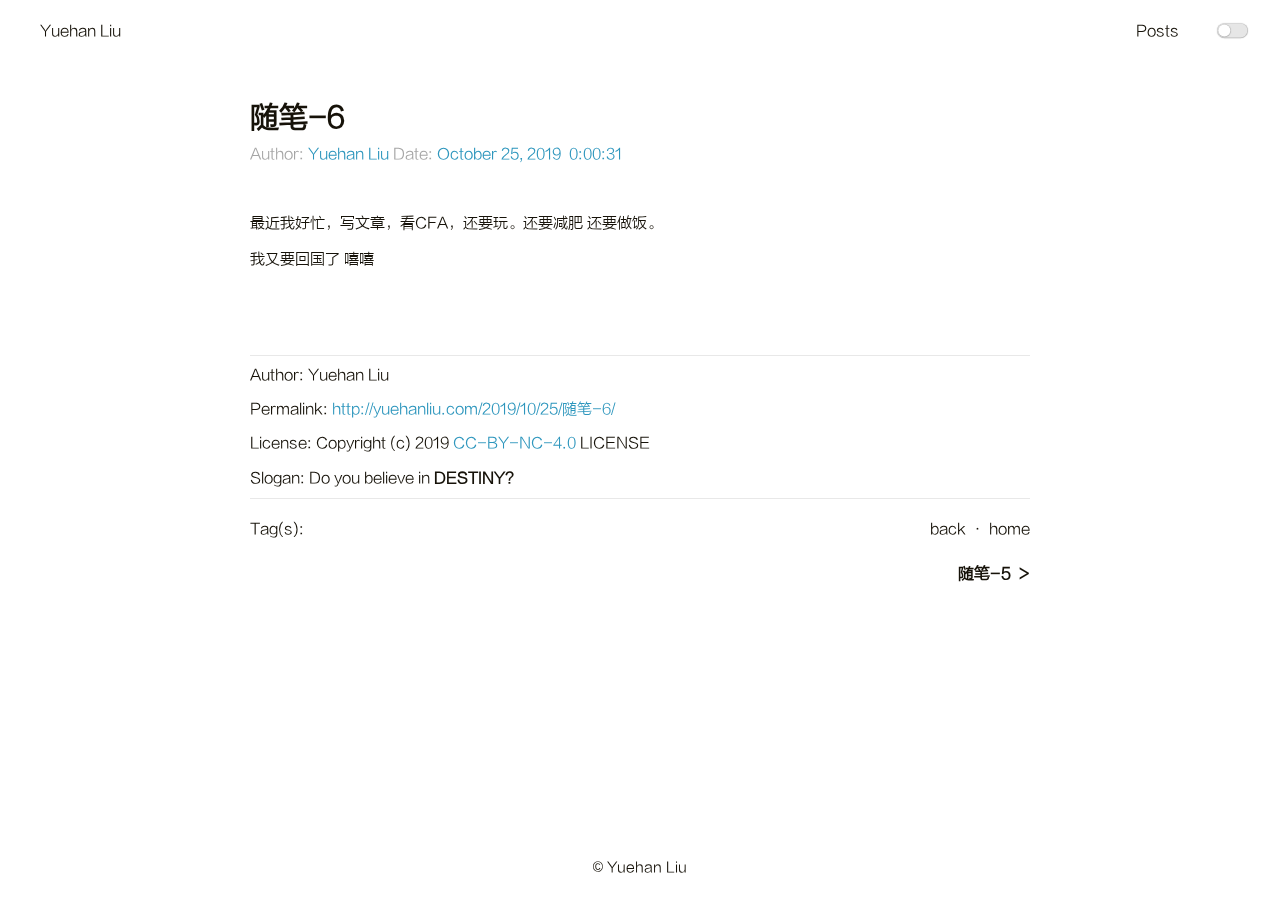
<file: 2019/10/25/随笔-6/index.html>
<!DOCTYPE html>
<html lang="en">
<head><meta name="generator" content="Hexo 3.9.0">
    <meta charset="UTF-8">
<meta name="viewport" content="width=device-width, user-scalable=no, initial-scale=1.0, maximum-scale=1.0, minimum-scale=1.0">
<meta http-equiv="X-UA-Compatible" content="ie=edge">



<title>随笔-6 | Hexo</title>



    <link rel="icon" href="/favicon.ico">




    <!-- stylesheets list from _config.yml -->
    
    <link rel="stylesheet" href="/css/style.css">
    



    <!-- scripts list from _config.yml -->
    
    <script src="/js/script.js"></script>
    
    <script src="/js/tocbot.min.js"></script>
    



    
    
        
    


</head>
<body>
    <div class="wrapper">
        <header>
    <nav class="navbar">
        <div class="container">
            <div class="navbar-header header-logo"><a href="/">Yuehan Liu</a></div>
            <div class="menu navbar-right">
                
                    <a class="menu-item" href="/archives">Posts</a>
                
                <input id="switch_default" type="checkbox" class="switch_default">
                <label for="switch_default" class="toggleBtn"></label>
            </div>

        </div>
    </nav>

    
    <nav class="navbar-mobile" id="nav-mobile">
        <div class="container">
            <div class="navbar-header">
                <div>
                    <a href="/">Yuehan Liu</a><a id="mobile-toggle-theme">·&nbsp;Light</a>
                </div>
                <div class="menu-toggle" onclick="mobileBtn()">&#9776; Menu</div>
            </div>
            <div class="menu" id="mobile-menu">
                
                    <a class="menu-item" href="/archives">Posts</a>
                
            </div>
        </div>
    </nav>

</header>
<script>
    var mobileBtn = function f() {
        var toggleMenu = document.getElementsByClassName("menu-toggle")[0];
        var mobileMenu = document.getElementById("mobile-menu");
        if(toggleMenu.classList.contains("active")){
           toggleMenu.classList.remove("active")
            mobileMenu.classList.remove("active")
        }else{
            toggleMenu.classList.add("active")
            mobileMenu.classList.add("active")
        }
    }
</script>
        <div class="main">
            <div class="container">
    
    

    
    <article class="post-wrap">
        <header class="post-header">
            <h1 class="post-title">随笔-6</h1>
            
                <div class="post-meta">
                    
                        Author: <a itemprop="author" rel="author" href="/">Yuehan Liu</a>
                    

                    
                        <span class="post-time">
                        Date: <a href="#">October 25, 2019&nbsp;&nbsp;0:00:31</a>
                        </span>
                    
                    
                </div>
            
        </header>

        <div class="post-content">
            <p>最近我好忙，写文章，看CFA，还要玩。还要减肥 还要做饭。</p>
<p>我又要回国了 嘻嘻</p>

        </div>

        
            <section class="post-copyright">
                
                    <p class="copyright-item">
                        <span>Author:</span>
                        <span>Yuehan Liu</span>
                    </p>
                
                
                    <p class="copyright-item">
                        <span>Permalink:</span>
                        <span><a href="http://yuehanliu.com/2019/10/25/随笔-6/">http://yuehanliu.com/2019/10/25/随笔-6/</a></span>
                    </p>
                
                
                    <p class="copyright-item">
                        <span>License:</span>
                        <span>Copyright (c) 2019 <a href="http://creativecommons.org/licenses/by-nc/4.0/">CC-BY-NC-4.0</a> LICENSE</span>
                    </p>
                
                
                     <p class="copyright-item">
                         <span>Slogan:</span>
                         <span>Do you believe in <strong>DESTINY<strong>?</strong></strong></span>
                     </p>
                

            </section>
        
        <section class="post-tags">
            <div>
                <span>Tag(s):</span>
                <span class="tag">
                    
                </span>
            </div>
            <div>
                <a href="javascript:window.history.back();">back</a>
                <span>· </span>
                <a href="/">home</a>
            </div>
        </section>
        <section class="post-nav">
            
            
            <a class="next" rel="next" href="/2019/09/20/随笔-5/">随笔-5</a>
            
        </section>


    </article>
</div>

        </div>
        <footer id="footer" class="footer">
    <div class="copyright">
        <span>© Yuehan Liu </span>
    </div>
</footer>

    </div>
</body>
</html>
</file>
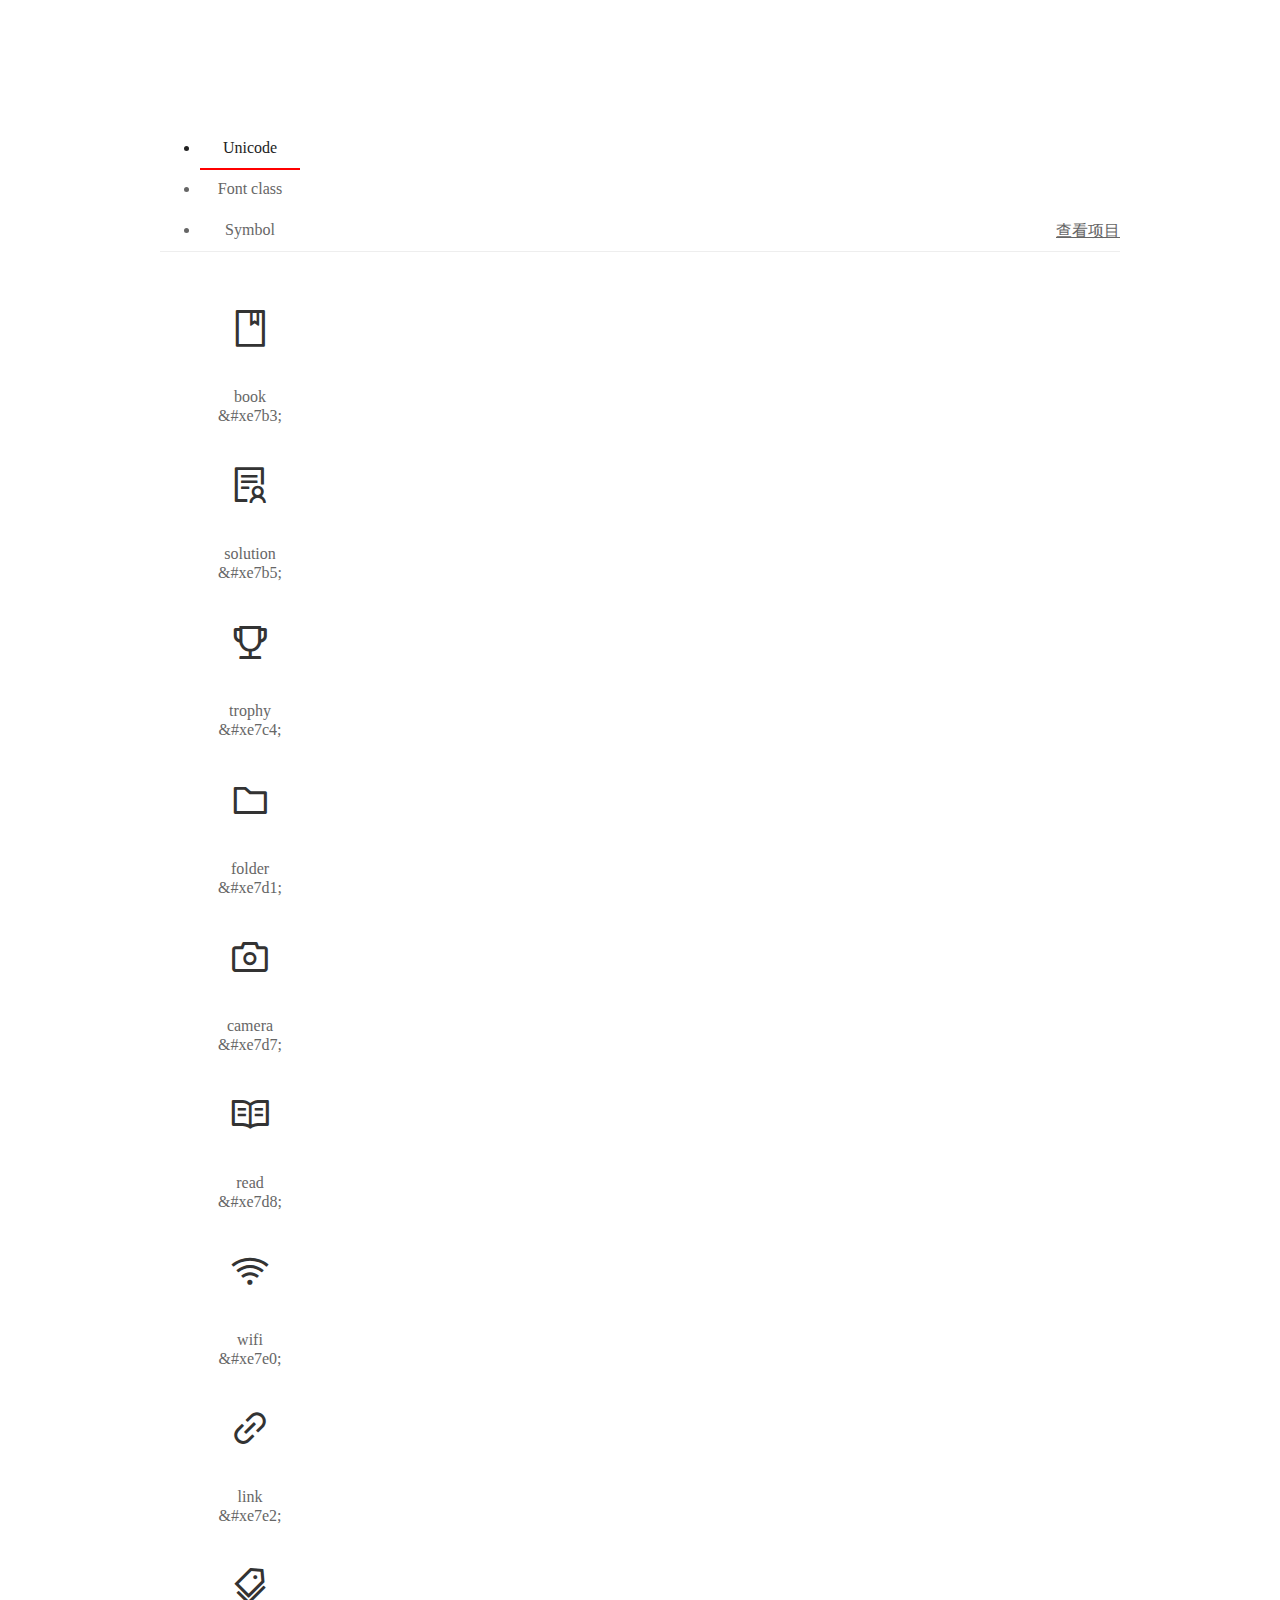
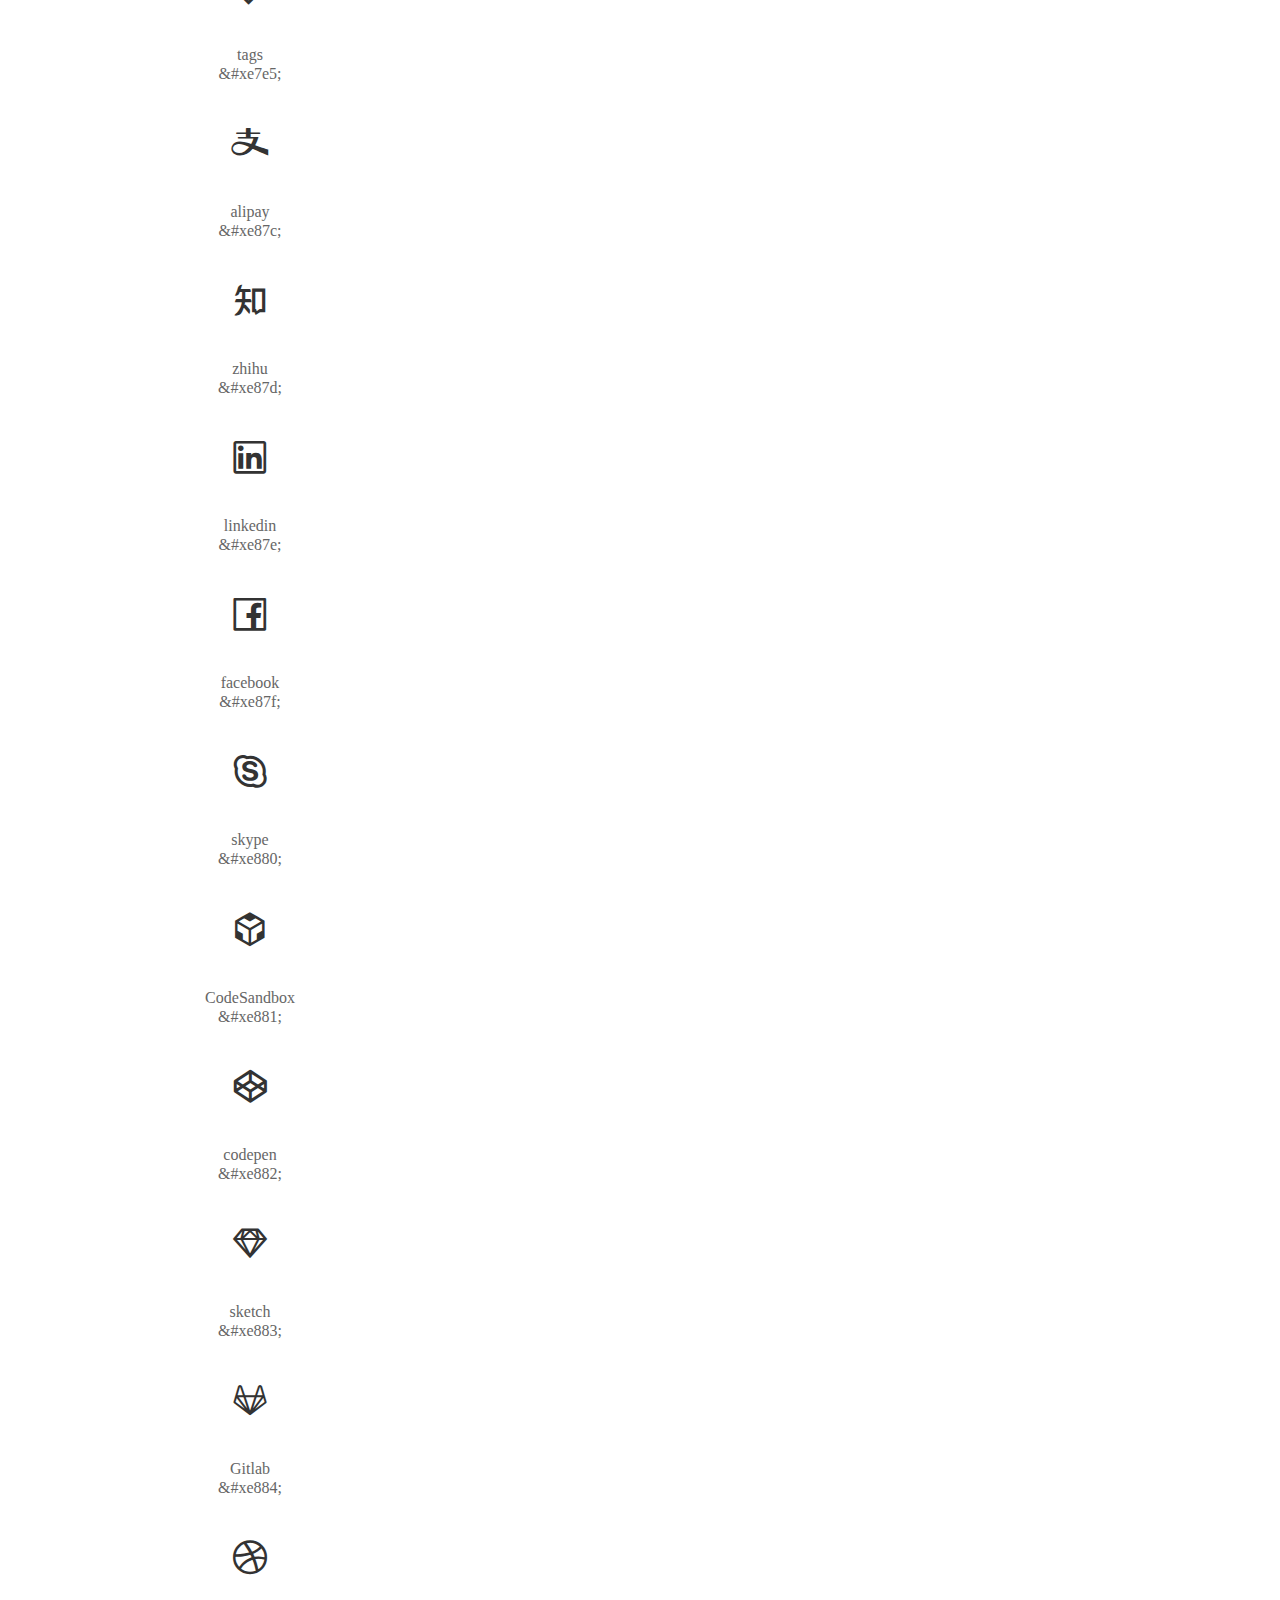
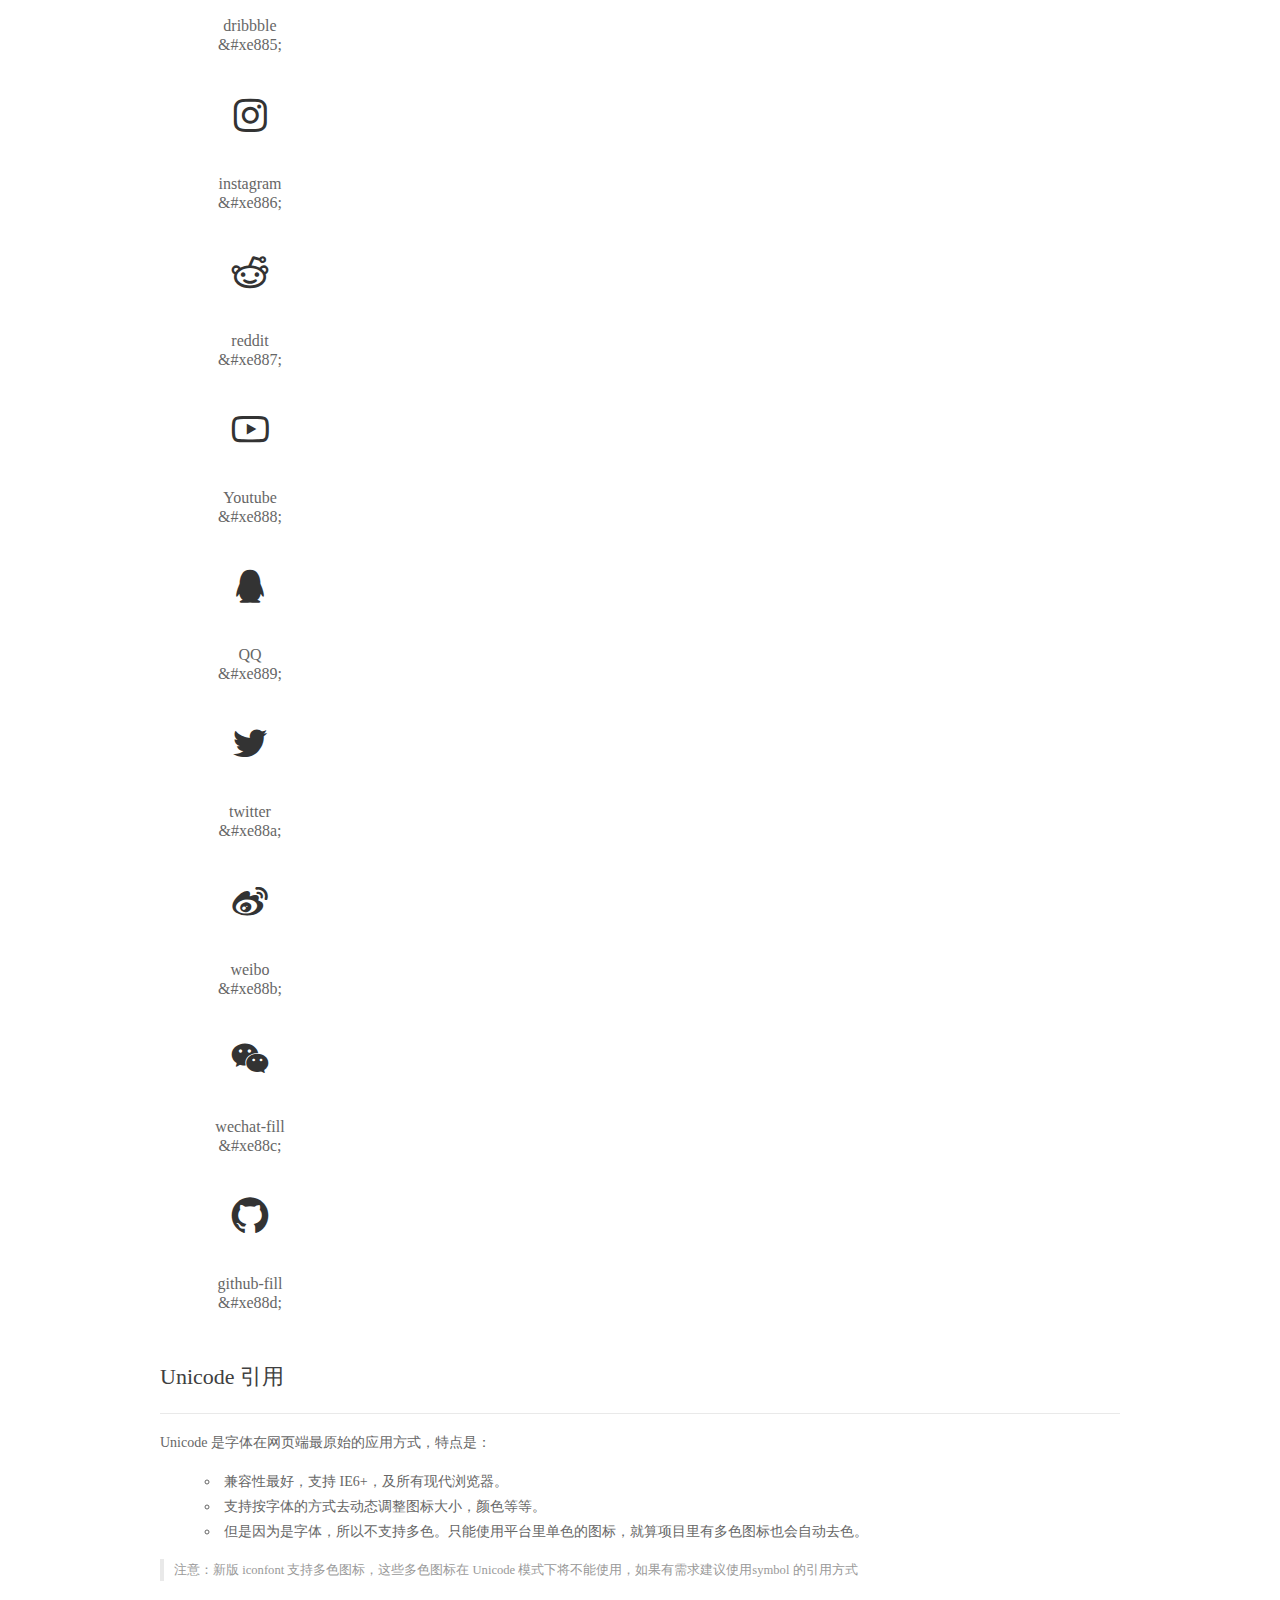
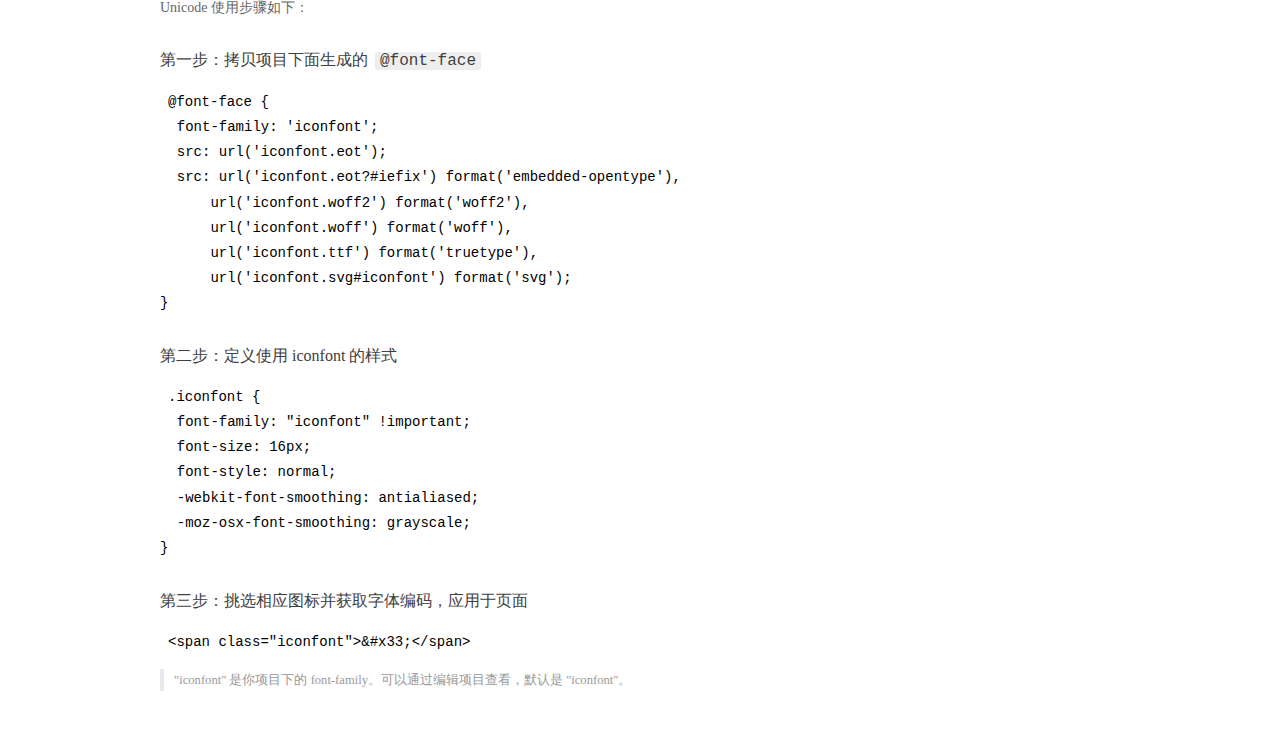
<file: fonts/iconfont/demo_index.html>
<!DOCTYPE html>
<html>
<head><meta name="generator" content="Hexo 3.9.0">
  <meta charset="utf-8">
  <title>IconFont Demo</title>
  <link rel="shortcut icon" href="https://gtms04.alicdn.com/tps/i4/TB1_oz6GVXXXXaFXpXXJDFnIXXX-64-64.ico" type="image/x-icon">
  <link rel="stylesheet" href="https://g.alicdn.com/thx/cube/1.3.2/cube.min.css">
  <link rel="stylesheet" href="demo.css">
  <link rel="stylesheet" href="iconfont.css">
  <script src="iconfont.js"></script>
  <!-- jQuery -->
  <script src="https://a1.alicdn.com/oss/uploads/2018/12/26/7bfddb60-08e8-11e9-9b04-53e73bb6408b.js"></script>
  <!-- 代码高亮 -->
  <script src="https://a1.alicdn.com/oss/uploads/2018/12/26/a3f714d0-08e6-11e9-8a15-ebf944d7534c.js"></script>
</head>
<body>
  <div class="main">
    <h1 class="logo"><a href="https://www.iconfont.cn/" title="iconfont 首页" target="_blank">&#xe86b;</a></h1>
    <div class="nav-tabs">
      <ul id="tabs" class="dib-box">
        <li class="dib active"><span>Unicode</span></li>
        <li class="dib"><span>Font class</span></li>
        <li class="dib"><span>Symbol</span></li>
      </ul>
      
      <a href="https://www.iconfont.cn/manage/index?manage_type=myprojects&projectId=1232073" target="_blank" class="nav-more">查看项目</a>
      
    </div>
    <div class="tab-container">
      <div class="content unicode" style="display: block;">
          <ul class="icon_lists dib-box">
          
            <li class="dib">
              <span class="icon iconfont">&#xe7b3;</span>
                <div class="name">book</div>
                <div class="code-name">&amp;#xe7b3;</div>
              </li>
          
            <li class="dib">
              <span class="icon iconfont">&#xe7b5;</span>
                <div class="name">solution</div>
                <div class="code-name">&amp;#xe7b5;</div>
              </li>
          
            <li class="dib">
              <span class="icon iconfont">&#xe7c4;</span>
                <div class="name">trophy</div>
                <div class="code-name">&amp;#xe7c4;</div>
              </li>
          
            <li class="dib">
              <span class="icon iconfont">&#xe7d1;</span>
                <div class="name">folder</div>
                <div class="code-name">&amp;#xe7d1;</div>
              </li>
          
            <li class="dib">
              <span class="icon iconfont">&#xe7d7;</span>
                <div class="name">camera</div>
                <div class="code-name">&amp;#xe7d7;</div>
              </li>
          
            <li class="dib">
              <span class="icon iconfont">&#xe7d8;</span>
                <div class="name">read</div>
                <div class="code-name">&amp;#xe7d8;</div>
              </li>
          
            <li class="dib">
              <span class="icon iconfont">&#xe7e0;</span>
                <div class="name">wifi</div>
                <div class="code-name">&amp;#xe7e0;</div>
              </li>
          
            <li class="dib">
              <span class="icon iconfont">&#xe7e2;</span>
                <div class="name">link</div>
                <div class="code-name">&amp;#xe7e2;</div>
              </li>
          
            <li class="dib">
              <span class="icon iconfont">&#xe7e5;</span>
                <div class="name">tags</div>
                <div class="code-name">&amp;#xe7e5;</div>
              </li>
          
            <li class="dib">
              <span class="icon iconfont">&#xe87c;</span>
                <div class="name">alipay</div>
                <div class="code-name">&amp;#xe87c;</div>
              </li>
          
            <li class="dib">
              <span class="icon iconfont">&#xe87d;</span>
                <div class="name">zhihu</div>
                <div class="code-name">&amp;#xe87d;</div>
              </li>
          
            <li class="dib">
              <span class="icon iconfont">&#xe87e;</span>
                <div class="name">linkedin</div>
                <div class="code-name">&amp;#xe87e;</div>
              </li>
          
            <li class="dib">
              <span class="icon iconfont">&#xe87f;</span>
                <div class="name">facebook</div>
                <div class="code-name">&amp;#xe87f;</div>
              </li>
          
            <li class="dib">
              <span class="icon iconfont">&#xe880;</span>
                <div class="name">skype</div>
                <div class="code-name">&amp;#xe880;</div>
              </li>
          
            <li class="dib">
              <span class="icon iconfont">&#xe881;</span>
                <div class="name">CodeSandbox</div>
                <div class="code-name">&amp;#xe881;</div>
              </li>
          
            <li class="dib">
              <span class="icon iconfont">&#xe882;</span>
                <div class="name">codepen</div>
                <div class="code-name">&amp;#xe882;</div>
              </li>
          
            <li class="dib">
              <span class="icon iconfont">&#xe883;</span>
                <div class="name">sketch</div>
                <div class="code-name">&amp;#xe883;</div>
              </li>
          
            <li class="dib">
              <span class="icon iconfont">&#xe884;</span>
                <div class="name">Gitlab</div>
                <div class="code-name">&amp;#xe884;</div>
              </li>
          
            <li class="dib">
              <span class="icon iconfont">&#xe885;</span>
                <div class="name">dribbble</div>
                <div class="code-name">&amp;#xe885;</div>
              </li>
          
            <li class="dib">
              <span class="icon iconfont">&#xe886;</span>
                <div class="name">instagram</div>
                <div class="code-name">&amp;#xe886;</div>
              </li>
          
            <li class="dib">
              <span class="icon iconfont">&#xe887;</span>
                <div class="name">reddit</div>
                <div class="code-name">&amp;#xe887;</div>
              </li>
          
            <li class="dib">
              <span class="icon iconfont">&#xe888;</span>
                <div class="name">Youtube</div>
                <div class="code-name">&amp;#xe888;</div>
              </li>
          
            <li class="dib">
              <span class="icon iconfont">&#xe889;</span>
                <div class="name">QQ</div>
                <div class="code-name">&amp;#xe889;</div>
              </li>
          
            <li class="dib">
              <span class="icon iconfont">&#xe88a;</span>
                <div class="name">twitter</div>
                <div class="code-name">&amp;#xe88a;</div>
              </li>
          
            <li class="dib">
              <span class="icon iconfont">&#xe88b;</span>
                <div class="name">weibo</div>
                <div class="code-name">&amp;#xe88b;</div>
              </li>
          
            <li class="dib">
              <span class="icon iconfont">&#xe88c;</span>
                <div class="name">wechat-fill</div>
                <div class="code-name">&amp;#xe88c;</div>
              </li>
          
            <li class="dib">
              <span class="icon iconfont">&#xe88d;</span>
                <div class="name">github-fill</div>
                <div class="code-name">&amp;#xe88d;</div>
              </li>
          
          </ul>
          <div class="article markdown">
          <h2 id="unicode-">Unicode 引用</h2>
          <hr>

          <p>Unicode 是字体在网页端最原始的应用方式，特点是：</p>
          <ul>
            <li>兼容性最好，支持 IE6+，及所有现代浏览器。</li>
            <li>支持按字体的方式去动态调整图标大小，颜色等等。</li>
            <li>但是因为是字体，所以不支持多色。只能使用平台里单色的图标，就算项目里有多色图标也会自动去色。</li>
          </ul>
          <blockquote>
            <p>注意：新版 iconfont 支持多色图标，这些多色图标在 Unicode 模式下将不能使用，如果有需求建议使用symbol 的引用方式</p>
          </blockquote>
          <p>Unicode 使用步骤如下：</p>
          <h3 id="-font-face">第一步：拷贝项目下面生成的 <code>@font-face</code></h3>
<pre><code class="language-css">@font-face {
  font-family: 'iconfont';
  src: url('iconfont.eot');
  src: url('iconfont.eot?#iefix') format('embedded-opentype'),
      url('iconfont.woff2') format('woff2'),
      url('iconfont.woff') format('woff'),
      url('iconfont.ttf') format('truetype'),
      url('iconfont.svg#iconfont') format('svg');
}
</code></pre>
          <h3 id="-iconfont-">第二步：定义使用 iconfont 的样式</h3>
<pre><code class="language-css">.iconfont {
  font-family: "iconfont" !important;
  font-size: 16px;
  font-style: normal;
  -webkit-font-smoothing: antialiased;
  -moz-osx-font-smoothing: grayscale;
}
</code></pre>
          <h3 id="-">第三步：挑选相应图标并获取字体编码，应用于页面</h3>
<pre>
<code class="language-html">&lt;span class="iconfont"&gt;&amp;#x33;&lt;/span&gt;
</code></pre>
          <blockquote>
            <p>"iconfont" 是你项目下的 font-family。可以通过编辑项目查看，默认是 "iconfont"。</p>
          </blockquote>
          </div>
      </div>
      <div class="content font-class">
        <ul class="icon_lists dib-box">
          
          <li class="dib">
            <span class="icon iconfont icon-publish"></span>
            <div class="name">
              book
            </div>
            <div class="code-name">.icon-publish
            </div>
          </li>
          
          <li class="dib">
            <span class="icon iconfont icon-resume"></span>
            <div class="name">
              solution
            </div>
            <div class="code-name">.icon-resume
            </div>
          </li>
          
          <li class="dib">
            <span class="icon iconfont icon-trophy"></span>
            <div class="name">
              trophy
            </div>
            <div class="code-name">.icon-trophy
            </div>
          </li>
          
          <li class="dib">
            <span class="icon iconfont icon-category"></span>
            <div class="name">
              folder
            </div>
            <div class="code-name">.icon-category
            </div>
          </li>
          
          <li class="dib">
            <span class="icon iconfont icon-gallary"></span>
            <div class="name">
              camera
            </div>
            <div class="code-name">.icon-gallary
            </div>
          </li>
          
          <li class="dib">
            <span class="icon iconfont icon-blog"></span>
            <div class="name">
              read
            </div>
            <div class="code-name">.icon-blog
            </div>
          </li>
          
          <li class="dib">
            <span class="icon iconfont icon-rss"></span>
            <div class="name">
              wifi
            </div>
            <div class="code-name">.icon-rss
            </div>
          </li>
          
          <li class="dib">
            <span class="icon iconfont icon-link"></span>
            <div class="name">
              link
            </div>
            <div class="code-name">.icon-link
            </div>
          </li>
          
          <li class="dib">
            <span class="icon iconfont icon-tags"></span>
            <div class="name">
              tags
            </div>
            <div class="code-name">.icon-tags
            </div>
          </li>
          
          <li class="dib">
            <span class="icon iconfont icon-alipay"></span>
            <div class="name">
              alipay
            </div>
            <div class="code-name">.icon-alipay
            </div>
          </li>
          
          <li class="dib">
            <span class="icon iconfont icon-zhihu"></span>
            <div class="name">
              zhihu
            </div>
            <div class="code-name">.icon-zhihu
            </div>
          </li>
          
          <li class="dib">
            <span class="icon iconfont icon-linkedin"></span>
            <div class="name">
              linkedin
            </div>
            <div class="code-name">.icon-linkedin
            </div>
          </li>
          
          <li class="dib">
            <span class="icon iconfont icon-facebook"></span>
            <div class="name">
              facebook
            </div>
            <div class="code-name">.icon-facebook
            </div>
          </li>
          
          <li class="dib">
            <span class="icon iconfont icon-skype"></span>
            <div class="name">
              skype
            </div>
            <div class="code-name">.icon-skype
            </div>
          </li>
          
          <li class="dib">
            <span class="icon iconfont icon-codesandbox"></span>
            <div class="name">
              CodeSandbox
            </div>
            <div class="code-name">.icon-codesandbox
            </div>
          </li>
          
          <li class="dib">
            <span class="icon iconfont icon-codepen"></span>
            <div class="name">
              codepen
            </div>
            <div class="code-name">.icon-codepen
            </div>
          </li>
          
          <li class="dib">
            <span class="icon iconfont icon-sketch"></span>
            <div class="name">
              sketch
            </div>
            <div class="code-name">.icon-sketch
            </div>
          </li>
          
          <li class="dib">
            <span class="icon iconfont icon-gitlab"></span>
            <div class="name">
              Gitlab
            </div>
            <div class="code-name">.icon-gitlab
            </div>
          </li>
          
          <li class="dib">
            <span class="icon iconfont icon-dribbble"></span>
            <div class="name">
              dribbble
            </div>
            <div class="code-name">.icon-dribbble
            </div>
          </li>
          
          <li class="dib">
            <span class="icon iconfont icon-instagram"></span>
            <div class="name">
              instagram
            </div>
            <div class="code-name">.icon-instagram
            </div>
          </li>
          
          <li class="dib">
            <span class="icon iconfont icon-reddit"></span>
            <div class="name">
              reddit
            </div>
            <div class="code-name">.icon-reddit
            </div>
          </li>
          
          <li class="dib">
            <span class="icon iconfont icon-youtube"></span>
            <div class="name">
              Youtube
            </div>
            <div class="code-name">.icon-youtube
            </div>
          </li>
          
          <li class="dib">
            <span class="icon iconfont icon-qq"></span>
            <div class="name">
              QQ
            </div>
            <div class="code-name">.icon-qq
            </div>
          </li>
          
          <li class="dib">
            <span class="icon iconfont icon-twitter"></span>
            <div class="name">
              twitter
            </div>
            <div class="code-name">.icon-twitter
            </div>
          </li>
          
          <li class="dib">
            <span class="icon iconfont icon-weibo"></span>
            <div class="name">
              weibo
            </div>
            <div class="code-name">.icon-weibo
            </div>
          </li>
          
          <li class="dib">
            <span class="icon iconfont icon-wechat"></span>
            <div class="name">
              wechat-fill
            </div>
            <div class="code-name">.icon-wechat
            </div>
          </li>
          
          <li class="dib">
            <span class="icon iconfont icon-github"></span>
            <div class="name">
              github-fill
            </div>
            <div class="code-name">.icon-github
            </div>
          </li>
          
        </ul>
        <div class="article markdown">
        <h2 id="font-class-">font-class 引用</h2>
        <hr>

        <p>font-class 是 Unicode 使用方式的一种变种，主要是解决 Unicode 书写不直观，语意不明确的问题。</p>
        <p>与 Unicode 使用方式相比，具有如下特点：</p>
        <ul>
          <li>兼容性良好，支持 IE8+，及所有现代浏览器。</li>
          <li>相比于 Unicode 语意明确，书写更直观。可以很容易分辨这个 icon 是什么。</li>
          <li>因为使用 class 来定义图标，所以当要替换图标时，只需要修改 class 里面的 Unicode 引用。</li>
          <li>不过因为本质上还是使用的字体，所以多色图标还是不支持的。</li>
        </ul>
        <p>使用步骤如下：</p>
        <h3 id="-fontclass-">第一步：引入项目下面生成的 fontclass 代码：</h3>
<pre><code class="language-html">&lt;link rel="stylesheet" href="./iconfont.css"&gt;
</code></pre>
        <h3 id="-">第二步：挑选相应图标并获取类名，应用于页面：</h3>
<pre><code class="language-html">&lt;span class="iconfont icon-xxx"&gt;&lt;/span&gt;
</code></pre>
        <blockquote>
          <p>"
            iconfont" 是你项目下的 font-family。可以通过编辑项目查看，默认是 "iconfont"。</p>
        </blockquote>
      </div>
      </div>
      <div class="content symbol">
          <ul class="icon_lists dib-box">
          
            <li class="dib">
                <svg class="icon svg-icon" aria-hidden="true">
                  <use xlink:href="#icon-publish"/>
                </svg>
                <div class="name">book</div>
                <div class="code-name">#icon-publish</div>
            </li>
          
            <li class="dib">
                <svg class="icon svg-icon" aria-hidden="true">
                  <use xlink:href="#icon-resume"/>
                </svg>
                <div class="name">solution</div>
                <div class="code-name">#icon-resume</div>
            </li>
          
            <li class="dib">
                <svg class="icon svg-icon" aria-hidden="true">
                  <use xlink:href="#icon-trophy"/>
                </svg>
                <div class="name">trophy</div>
                <div class="code-name">#icon-trophy</div>
            </li>
          
            <li class="dib">
                <svg class="icon svg-icon" aria-hidden="true">
                  <use xlink:href="#icon-category"/>
                </svg>
                <div class="name">folder</div>
                <div class="code-name">#icon-category</div>
            </li>
          
            <li class="dib">
                <svg class="icon svg-icon" aria-hidden="true">
                  <use xlink:href="#icon-gallary"/>
                </svg>
                <div class="name">camera</div>
                <div class="code-name">#icon-gallary</div>
            </li>
          
            <li class="dib">
                <svg class="icon svg-icon" aria-hidden="true">
                  <use xlink:href="#icon-blog"/>
                </svg>
                <div class="name">read</div>
                <div class="code-name">#icon-blog</div>
            </li>
          
            <li class="dib">
                <svg class="icon svg-icon" aria-hidden="true">
                  <use xlink:href="#icon-rss"/>
                </svg>
                <div class="name">wifi</div>
                <div class="code-name">#icon-rss</div>
            </li>
          
            <li class="dib">
                <svg class="icon svg-icon" aria-hidden="true">
                  <use xlink:href="#icon-link"/>
                </svg>
                <div class="name">link</div>
                <div class="code-name">#icon-link</div>
            </li>
          
            <li class="dib">
                <svg class="icon svg-icon" aria-hidden="true">
                  <use xlink:href="#icon-tags"/>
                </svg>
                <div class="name">tags</div>
                <div class="code-name">#icon-tags</div>
            </li>
          
            <li class="dib">
                <svg class="icon svg-icon" aria-hidden="true">
                  <use xlink:href="#icon-alipay"/>
                </svg>
                <div class="name">alipay</div>
                <div class="code-name">#icon-alipay</div>
            </li>
          
            <li class="dib">
                <svg class="icon svg-icon" aria-hidden="true">
                  <use xlink:href="#icon-zhihu"/>
                </svg>
                <div class="name">zhihu</div>
                <div class="code-name">#icon-zhihu</div>
            </li>
          
            <li class="dib">
                <svg class="icon svg-icon" aria-hidden="true">
                  <use xlink:href="#icon-linkedin"/>
                </svg>
                <div class="name">linkedin</div>
                <div class="code-name">#icon-linkedin</div>
            </li>
          
            <li class="dib">
                <svg class="icon svg-icon" aria-hidden="true">
                  <use xlink:href="#icon-facebook"/>
                </svg>
                <div class="name">facebook</div>
                <div class="code-name">#icon-facebook</div>
            </li>
          
            <li class="dib">
                <svg class="icon svg-icon" aria-hidden="true">
                  <use xlink:href="#icon-skype"/>
                </svg>
                <div class="name">skype</div>
                <div class="code-name">#icon-skype</div>
            </li>
          
            <li class="dib">
                <svg class="icon svg-icon" aria-hidden="true">
                  <use xlink:href="#icon-codesandbox"/>
                </svg>
                <div class="name">CodeSandbox</div>
                <div class="code-name">#icon-codesandbox</div>
            </li>
          
            <li class="dib">
                <svg class="icon svg-icon" aria-hidden="true">
                  <use xlink:href="#icon-codepen"/>
                </svg>
                <div class="name">codepen</div>
                <div class="code-name">#icon-codepen</div>
            </li>
          
            <li class="dib">
                <svg class="icon svg-icon" aria-hidden="true">
                  <use xlink:href="#icon-sketch"/>
                </svg>
                <div class="name">sketch</div>
                <div class="code-name">#icon-sketch</div>
            </li>
          
            <li class="dib">
                <svg class="icon svg-icon" aria-hidden="true">
                  <use xlink:href="#icon-gitlab"/>
                </svg>
                <div class="name">Gitlab</div>
                <div class="code-name">#icon-gitlab</div>
            </li>
          
            <li class="dib">
                <svg class="icon svg-icon" aria-hidden="true">
                  <use xlink:href="#icon-dribbble"/>
                </svg>
                <div class="name">dribbble</div>
                <div class="code-name">#icon-dribbble</div>
            </li>
          
            <li class="dib">
                <svg class="icon svg-icon" aria-hidden="true">
                  <use xlink:href="#icon-instagram"/>
                </svg>
                <div class="name">instagram</div>
                <div class="code-name">#icon-instagram</div>
            </li>
          
            <li class="dib">
                <svg class="icon svg-icon" aria-hidden="true">
                  <use xlink:href="#icon-reddit"/>
                </svg>
                <div class="name">reddit</div>
                <div class="code-name">#icon-reddit</div>
            </li>
          
            <li class="dib">
                <svg class="icon svg-icon" aria-hidden="true">
                  <use xlink:href="#icon-youtube"/>
                </svg>
                <div class="name">Youtube</div>
                <div class="code-name">#icon-youtube</div>
            </li>
          
            <li class="dib">
                <svg class="icon svg-icon" aria-hidden="true">
                  <use xlink:href="#icon-qq"/>
                </svg>
                <div class="name">QQ</div>
                <div class="code-name">#icon-qq</div>
            </li>
          
            <li class="dib">
                <svg class="icon svg-icon" aria-hidden="true">
                  <use xlink:href="#icon-twitter"/>
                </svg>
                <div class="name">twitter</div>
                <div class="code-name">#icon-twitter</div>
            </li>
          
            <li class="dib">
                <svg class="icon svg-icon" aria-hidden="true">
                  <use xlink:href="#icon-weibo"/>
                </svg>
                <div class="name">weibo</div>
                <div class="code-name">#icon-weibo</div>
            </li>
          
            <li class="dib">
                <svg class="icon svg-icon" aria-hidden="true">
                  <use xlink:href="#icon-wechat"/>
                </svg>
                <div class="name">wechat-fill</div>
                <div class="code-name">#icon-wechat</div>
            </li>
          
            <li class="dib">
                <svg class="icon svg-icon" aria-hidden="true">
                  <use xlink:href="#icon-github"/>
                </svg>
                <div class="name">github-fill</div>
                <div class="code-name">#icon-github</div>
            </li>
          
          </ul>
          <div class="article markdown">
          <h2 id="symbol-">Symbol 引用</h2>
          <hr>

          <p>这是一种全新的使用方式，应该说这才是未来的主流，也是平台目前推荐的用法。相关介绍可以参考这篇<a href>文章</a>
            这种用法其实是做了一个 SVG 的集合，与另外两种相比具有如下特点：</p>
          <ul>
            <li>支持多色图标了，不再受单色限制。</li>
            <li>通过一些技巧，支持像字体那样，通过 <code>font-size</code>, <code>color</code> 来调整样式。</li>
            <li>兼容性较差，支持 IE9+，及现代浏览器。</li>
            <li>浏览器渲染 SVG 的性能一般，还不如 png。</li>
          </ul>
          <p>使用步骤如下：</p>
          <h3 id="-symbol-">第一步：引入项目下面生成的 symbol 代码：</h3>
<pre><code class="language-html">&lt;script src="./iconfont.js"&gt;&lt;/script&gt;
</code></pre>
          <h3 id="-css-">第二步：加入通用 CSS 代码（引入一次就行）：</h3>
<pre><code class="language-html">&lt;style&gt;
.icon {
  width: 1em;
  height: 1em;
  vertical-align: -0.15em;
  fill: currentColor;
  overflow: hidden;
}
&lt;/style&gt;
</code></pre>
          <h3 id="-">第三步：挑选相应图标并获取类名，应用于页面：</h3>
<pre><code class="language-html">&lt;svg class="icon" aria-hidden="true"&gt;
  &lt;use xlink:href="#icon-xxx"&gt;&lt;/use&gt;
&lt;/svg&gt;
</code></pre>
          </div>
      </div>

    </div>
  </div>
  <script>
  $(document).ready(function () {
      $('.tab-container .content:first').show()

      $('#tabs li').click(function (e) {
        var tabContent = $('.tab-container .content')
        var index = $(this).index()

        if ($(this).hasClass('active')) {
          return
        } else {
          $('#tabs li').removeClass('active')
          $(this).addClass('active')

          tabContent.hide().eq(index).fadeIn()
        }
      })
    })
  </script>
</body>
</html>
</file>
<file: fonts/iconfont/demo.css>
/* Logo 字体 */
@font-face {
  font-family: "iconfont logo";
  src: url('https://at.alicdn.com/t/font_985780_km7mi63cihi.eot?t=1545807318834');
  src: url('https://at.alicdn.com/t/font_985780_km7mi63cihi.eot?t=1545807318834#iefix') format('embedded-opentype'),
    url('https://at.alicdn.com/t/font_985780_km7mi63cihi.woff?t=1545807318834') format('woff'),
    url('https://at.alicdn.com/t/font_985780_km7mi63cihi.ttf?t=1545807318834') format('truetype'),
    url('https://at.alicdn.com/t/font_985780_km7mi63cihi.svg?t=1545807318834#iconfont') format('svg');
}

.logo {
  font-family: "iconfont logo";
  font-size: 160px;
  font-style: normal;
  -webkit-font-smoothing: antialiased;
  -moz-osx-font-smoothing: grayscale;
}

/* tabs */
.nav-tabs {
  position: relative;
}

.nav-tabs .nav-more {
  position: absolute;
  right: 0;
  bottom: 0;
  height: 42px;
  line-height: 42px;
  color: #666;
}

#tabs {
  border-bottom: 1px solid #eee;
}

#tabs li {
  cursor: pointer;
  width: 100px;
  height: 40px;
  line-height: 40px;
  text-align: center;
  font-size: 16px;
  border-bottom: 2px solid transparent;
  position: relative;
  z-index: 1;
  margin-bottom: -1px;
  color: #666;
}


#tabs .active {
  border-bottom-color: #f00;
  color: #222;
}

.tab-container .content {
  display: none;
}

/* 页面布局 */
.main {
  padding: 30px 100px;
  width: 960px;
  margin: 0 auto;
}

.main .logo {
  color: #333;
  text-align: left;
  margin-bottom: 30px;
  line-height: 1;
  height: 110px;
  margin-top: -50px;
  overflow: hidden;
  *zoom: 1;
}

.main .logo a {
  font-size: 160px;
  color: #333;
}

.helps {
  margin-top: 40px;
}

.helps pre {
  padding: 20px;
  margin: 10px 0;
  border: solid 1px #e7e1cd;
  background-color: #fffdef;
  overflow: auto;
}

.icon_lists {
  width: 100% !important;
  overflow: hidden;
  *zoom: 1;
}

.icon_lists li {
  width: 100px;
  margin-bottom: 10px;
  margin-right: 20px;
  text-align: center;
  list-style: none !important;
  cursor: default;
}

.icon_lists li .code-name {
  line-height: 1.2;
}

.icon_lists .icon {
  display: block;
  height: 100px;
  line-height: 100px;
  font-size: 42px;
  margin: 10px auto;
  color: #333;
  -webkit-transition: font-size 0.25s linear, width 0.25s linear;
  -moz-transition: font-size 0.25s linear, width 0.25s linear;
  transition: font-size 0.25s linear, width 0.25s linear;
}

.icon_lists .icon:hover {
  font-size: 100px;
}

.icon_lists .svg-icon {
  /* 通过设置 font-size 来改变图标大小 */
  width: 1em;
  /* 图标和文字相邻时，垂直对齐 */
  vertical-align: -0.15em;
  /* 通过设置 color 来改变 SVG 的颜色/fill */
  fill: currentColor;
  /* path 和 stroke 溢出 viewBox 部分在 IE 下会显示
      normalize.css 中也包含这行 */
  overflow: hidden;
}

.icon_lists li .name,
.icon_lists li .code-name {
  color: #666;
}

/* markdown 样式 */
.markdown {
  color: #666;
  font-size: 14px;
  line-height: 1.8;
}

.highlight {
  line-height: 1.5;
}

.markdown img {
  vertical-align: middle;
  max-width: 100%;
}

.markdown h1 {
  color: #404040;
  font-weight: 500;
  line-height: 40px;
  margin-bottom: 24px;
}

.markdown h2,
.markdown h3,
.markdown h4,
.markdown h5,
.markdown h6 {
  color: #404040;
  margin: 1.6em 0 0.6em 0;
  font-weight: 500;
  clear: both;
}

.markdown h1 {
  font-size: 28px;
}

.markdown h2 {
  font-size: 22px;
}

.markdown h3 {
  font-size: 16px;
}

.markdown h4 {
  font-size: 14px;
}

.markdown h5 {
  font-size: 12px;
}

.markdown h6 {
  font-size: 12px;
}

.markdown hr {
  height: 1px;
  border: 0;
  background: #e9e9e9;
  margin: 16px 0;
  clear: both;
}

.markdown p {
  margin: 1em 0;
}

.markdown>p,
.markdown>blockquote,
.markdown>.highlight,
.markdown>ol,
.markdown>ul {
  width: 80%;
}

.markdown ul>li {
  list-style: circle;
}

.markdown>ul li,
.markdown blockquote ul>li {
  margin-left: 20px;
  padding-left: 4px;
}

.markdown>ul li p,
.markdown>ol li p {
  margin: 0.6em 0;
}

.markdown ol>li {
  list-style: decimal;
}

.markdown>ol li,
.markdown blockquote ol>li {
  margin-left: 20px;
  padding-left: 4px;
}

.markdown code {
  margin: 0 3px;
  padding: 0 5px;
  background: #eee;
  border-radius: 3px;
}

.markdown strong,
.markdown b {
  font-weight: 600;
}

.markdown>table {
  border-collapse: collapse;
  border-spacing: 0px;
  empty-cells: show;
  border: 1px solid #e9e9e9;
  width: 95%;
  margin-bottom: 24px;
}

.markdown>table th {
  white-space: nowrap;
  color: #333;
  font-weight: 600;
}

.markdown>table th,
.markdown>table td {
  border: 1px solid #e9e9e9;
  padding: 8px 16px;
  text-align: left;
}

.markdown>table th {
  background: #F7F7F7;
}

.markdown blockquote {
  font-size: 90%;
  color: #999;
  border-left: 4px solid #e9e9e9;
  padding-left: 0.8em;
  margin: 1em 0;
}

.markdown blockquote p {
  margin: 0;
}

.markdown .anchor {
  opacity: 0;
  transition: opacity 0.3s ease;
  margin-left: 8px;
}

.markdown .waiting {
  color: #ccc;
}

.markdown h1:hover .anchor,
.markdown h2:hover .anchor,
.markdown h3:hover .anchor,
.markdown h4:hover .anchor,
.markdown h5:hover .anchor,
.markdown h6:hover .anchor {
  opacity: 1;
  display: inline-block;
}

.markdown>br,
.markdown>p>br {
  clear: both;
}


.hljs {
  display: block;
  background: white;
  padding: 0.5em;
  color: #333333;
  overflow-x: auto;
}

.hljs-comment,
.hljs-meta {
  color: #969896;
}

.hljs-string,
.hljs-variable,
.hljs-template-variable,
.hljs-strong,
.hljs-emphasis,
.hljs-quote {
  color: #df5000;
}

.hljs-keyword,
.hljs-selector-tag,
.hljs-type {
  color: #a71d5d;
}

.hljs-literal,
.hljs-symbol,
.hljs-bullet,
.hljs-attribute {
  color: #0086b3;
}

.hljs-section,
.hljs-name {
  color: #63a35c;
}

.hljs-tag {
  color: #333333;
}

.hljs-title,
.hljs-attr,
.hljs-selector-id,
.hljs-selector-class,
.hljs-selector-attr,
.hljs-selector-pseudo {
  color: #795da3;
}

.hljs-addition {
  color: #55a532;
  background-color: #eaffea;
}

.hljs-deletion {
  color: #bd2c00;
  background-color: #ffecec;
}

.hljs-link {
  text-decoration: underline;
}

/* 代码高亮 */
/* PrismJS 1.15.0
https://prismjs.com/download.html#themes=prism&languages=markup+css+clike+javascript */
/**
 * prism.js default theme for JavaScript, CSS and HTML
 * Based on dabblet (http://dabblet.com)
 * @author Lea Verou
 */
code[class*="language-"],
pre[class*="language-"] {
  color: black;
  background: none;
  text-shadow: 0 1px white;
  font-family: Consolas, Monaco, 'Andale Mono', 'Ubuntu Mono', monospace;
  text-align: left;
  white-space: pre;
  word-spacing: normal;
  word-break: normal;
  word-wrap: normal;
  line-height: 1.5;

  -moz-tab-size: 4;
  -o-tab-size: 4;
  tab-size: 4;

  -webkit-hyphens: none;
  -moz-hyphens: none;
  -ms-hyphens: none;
  hyphens: none;
}

pre[class*="language-"]::-moz-selection,
pre[class*="language-"] ::-moz-selection,
code[class*="language-"]::-moz-selection,
code[class*="language-"] ::-moz-selection {
  text-shadow: none;
  background: #b3d4fc;
}

pre[class*="language-"]::selection,
pre[class*="language-"] ::selection,
code[class*="language-"]::selection,
code[class*="language-"] ::selection {
  text-shadow: none;
  background: #b3d4fc;
}

@media print {

  code[class*="language-"],
  pre[class*="language-"] {
    text-shadow: none;
  }
}

/* Code blocks */
pre[class*="language-"] {
  padding: 1em;
  margin: .5em 0;
  overflow: auto;
}

:not(pre)>code[class*="language-"],
pre[class*="language-"] {
  background: #f5f2f0;
}

/* Inline code */
:not(pre)>code[class*="language-"] {
  padding: .1em;
  border-radius: .3em;
  white-space: normal;
}

.token.comment,
.token.prolog,
.token.doctype,
.token.cdata {
  color: slategray;
}

.token.punctuation {
  color: #999;
}

.namespace {
  opacity: .7;
}

.token.property,
.token.tag,
.token.boolean,
.token.number,
.token.constant,
.token.symbol,
.token.deleted {
  color: #905;
}

.token.selector,
.token.attr-name,
.token.string,
.token.char,
.token.builtin,
.token.inserted {
  color: #690;
}

.token.operator,
.token.entity,
.token.url,
.language-css .token.string,
.style .token.string {
  color: #9a6e3a;
  background: hsla(0, 0%, 100%, .5);
}

.token.atrule,
.token.attr-value,
.token.keyword {
  color: #07a;
}

.token.function,
.token.class-name {
  color: #DD4A68;
}

.token.regex,
.token.important,
.token.variable {
  color: #e90;
}

.token.important,
.token.bold {
  font-weight: bold;
}

.token.italic {
  font-style: italic;
}

.token.entity {
  cursor: help;
}
</file>
<file: fonts/iconfont/iconfont.css>
@font-face {font-family: "iconfont";
  src: url('iconfont/iconfont.eot?t=1559842184425'); /* IE9 */
  src: url('iconfont/iconfont.eot?t=1559842184425#iefix') format('embedded-opentype'), /* IE6-IE8 */
  url('[data-uri]') format('woff2'),
  url('iconfont/iconfont.woff?t=1559842184425') format('woff'),
  url('iconfont/iconfont.ttf?t=1559842184425') format('truetype'), /* chrome, firefox, opera, Safari, Android, iOS 4.2+ */
  url('iconfont/iconfont.svg?t=1559842184425#iconfont') format('svg'); /* iOS 4.1- */
}

.iconfont {
  font-family: "iconfont" !important;
  font-size: 16px;
  font-style: normal;
  -webkit-font-smoothing: antialiased;
  -moz-osx-font-smoothing: grayscale;
}

.icon-publish:before {
  content: "\e7b3";
}

.icon-resume:before {
  content: "\e7b5";
}

.icon-trophy:before {
  content: "\e7c4";
}

.icon-category:before {
  content: "\e7d1";
}

.icon-gallary:before {
  content: "\e7d7";
}

.icon-blog:before {
  content: "\e7d8";
}

.icon-rss:before {
  content: "\e7e0";
}

.icon-link:before {
  content: "\e7e2";
}

.icon-tags:before {
  content: "\e7e5";
}

.icon-alipay:before {
  content: "\e87c";
}

.icon-zhihu:before {
  content: "\e87d";
}

.icon-linkedin:before {
  content: "\e87e";
}

.icon-facebook:before {
  content: "\e87f";
}

.icon-skype:before {
  content: "\e880";
}

.icon-codesandbox:before {
  content: "\e881";
}

.icon-codepen:before {
  content: "\e882";
}

.icon-sketch:before {
  content: "\e883";
}

.icon-gitlab:before {
  content: "\e884";
}

.icon-dribbble:before {
  content: "\e885";
}

.icon-instagram:before {
  content: "\e886";
}

.icon-reddit:before {
  content: "\e887";
}

.icon-youtube:before {
  content: "\e888";
}

.icon-qq:before {
  content: "\e889";
}

.icon-twitter:before {
  content: "\e88a";
}

.icon-weibo:before {
  content: "\e88b";
}

.icon-wechat:before {
  content: "\e88c";
}

.icon-github:before {
  content: "\e88d";
}
</file>
<file: css/style.css>
/* normalize.css v8.0.0 | MIT License | github.com/necolas/normalize.css */
html {
  line-height: 1.15 /* 1 */;
  -webkit-text-size-adjust: 100% /* 2 */;
}
body {
  margin: 0;
}
h1 {
  font-size: 2em;
  margin: 0.67em 0;
}
hr {
  box-sizing: content-box /* 1 */;
  height: 0 /* 1 */;
  overflow: visible /* 2 */;
}
pre {
  font-family: monospace, monospace /* 1 */;
  font-size: 1em /* 2 */;
}
a {
  background-color: transparent;
}
abbr[title] {
  border-bottom: none /* 1 */;
  text-decoration: underline /* 2 */;
  text-decoration: underline dotted /* 2 */;
}
b,
strong {
  font-weight: bolder;
}
code,
kbd,
samp {
  font-family: monospace, monospace /* 1 */;
  font-size: 1em /* 2 */;
}
small {
  font-size: 80%;
}
sub,
sup {
  font-size: 75%;
  line-height: 0;
  position: relative;
  vertical-align: baseline;
}
sub {
  bottom: -0.25em;
}
sup {
  top: -0.5em;
}
img {
  border-style: none;
}
button,
input,
optgroup,
select,
textarea {
  font-family: inherit /* 1 */;
  font-size: 100% /* 1 */;
  line-height: 1.15 /* 1 */;
  margin: 0 /* 2 */;
}
button,
input {
  overflow: visible;
}
button,
select {
  text-transform: none;
}
button,
[type="button"],
[type="reset"],
[type="submit"] {
  -webkit-appearance: button;
}
button::-moz-focus-inner,
[type="button"]::-moz-focus-inner,
[type="reset"]::-moz-focus-inner,
[type="submit"]::-moz-focus-inner {
  border-style: none;
  padding: 0;
}
button:-moz-focusring,
[type="button"]-moz-focusring,
[type="reset"]-moz-focusring,
[type="submit"]-moz-focusring {
  outline: 1px dotted ButtonText;
}
fieldset {
  padding: 0.35em 0.75em 0.625em;
}
legend {
  box-sizing: border-box /* 1 */;
  color: inherit /* 2 */;
  display: table /* 1 */;
  max-width: 100% /* 1 */;
  padding: 0 /* 3 */;
  white-space: normal /* 1 */;
}
progress {
  vertical-align: baseline;
}
textarea {
  overflow: auto;
}
[type="checkbox"],
[type="radio"] {
  box-sizing: border-box /* 1 */;
  padding: 0 /* 2 */;
}
[type="number"]::-webkit-inner-spin-button,
[type="number"]::-webkit-outer-spin-button {
  height: auto;
}
[type="search"] {
  -webkit-appearance: textfield /* 1 */;
  outline-offset: -2px /* 2 */;
}
[type="search"]::-webkit-search-decoration {
  -webkit-appearance: none;
}
::-webkit-file-upload-button {
  -webkit-appearance: button /* 1 */;
  font: inherit /* 2 */;
}
details {
  display: block;
}
summary {
  display: list-item;
}
template {
  display: none;
}
[hidden] {
  display: none;
}
@font-face {
  font-family: 'lanting';
  src: url("../fonts/lanting/lanting.eot"); /* IE9 */
  src: url("../fonts/lanting/lanting.eot?#iefix") format('embedded-opentype'), /* IE6-IE8 */ url("../fonts/lanting/lanting.woff2") format('woff2'), url("../fonts/lanting/lanting.woff") format('woff'), url("../fonts/lanting/lanting.ttf") format('truetype'); /* chrome, firefox, opera, Safari, Android, iOS 4.2+ */
  font-weight: 300;
}
html {
  font-family: 'Microsoft Jhenghei', Lantinghei SC, 'lanting', PingFang SC, Seguo UI, Microsoft Yahei, Arial;
}
html::-webkit-scrollbar {
  width: 8px;
  height: 8px;
}
html::-webkit-scrollbar-thumb {
  height: 40px;
  background-color: #eee;
  border-radius: 16px;
}
html::-webkit-scrollbar-thumb:hover {
  background-color: #ddd;
}
body {
  font-size: 11pt;
  font-weight: normal;
  line-height: 2em;
  background-color: #fff;
  color: #161209;
  transition: color 0.2s ease, border-color 0.2s ease, background 0.2s ease, opacity 0.2s ease;
}
body:before {
  content: "";
  background-repeat: no-repeat;
  background-position: center;
  opacity: 0.05;
  position: fixed;
  top: 0;
  left: 0;
  width: 100%;
  height: 100%;
  z-index: -1;
}
body.dark-theme {
  background-color: #292a2d;
  color: #a9a9b3;
  transition: color 0.2s ease, border-color 0.2s ease, background 0.2s ease, opacity 0.2s ease;
}
a {
  color: #161209;
  text-decoration: none;
  transition: color 0.2s ease, border-color 0.2s ease, background 0.2s ease, opacity 0.2s ease;
  cursor: pointer;
}
a:hover {
  color: #2d96bd;
  text-decoration: none;
  transition: color 0.2s ease, border-color 0.2s ease, background 0.2s ease, opacity 0.2s ease;
}
.dark-theme a {
  color: #a9a9b3;
  text-decoration: none;
  transition: color 0.2s ease, border-color 0.2s ease, background 0.2s ease, opacity 0.2s ease;
}
.dark-theme a:hover {
  color: #fff;
  text-decoration: none;
  transition: color 0.2s ease, border-color 0.2s ease, background 0.2s ease, opacity 0.2s ease;
}
.wrapper {
  display: flex;
  flex-direction: column;
  min-height: 100vh;
  width: 100%;
}
.navbar {
  height: 4rem;
  line-height: 4rem;
  width: 100%;
}
.navbar .container {
  width: auto;
  max-width: 1200px;
  text-align: center;
  margin: 0 auto;
  display: flex;
  justify-content: space-between;
}
.main {
  flex-grow: 1;
  flex-shrink: 0;
  flex-basis: auto;
}
.container {
  padding-left: 1em;
  padding-right: 1em;
}
.footer {
  height: 4rem;
  width: 100%;
  text-align: center;
  line-height: 4rem;
  padding-top: 2em;
}
@charset "utf-8";

/*input css begin*/
*{
    -webkit-tap-highlight-color: rgba(0,0,0,0);
}
input[type="checkbox"],input[type="radio"]{
    /*display: none;*/
    width: 0;
    height: 0;
    /*visibility: hidden;*/
}
input[type="checkbox"]:checked + label:after{
    transition: all 0.3s ease-in;
}
input[type="checkbox"]:not(:checked) + label:after {
    transition: all 0.3s ease-out;
}
input[type="checkbox"]:checked + label,
input[type="checkbox"]:not(:checked) + label{
    transition: all 0.3s ease-in-out;
}
input[type="checkbox"]:checked + label:before,input[type="checkbox"]:checked + label i:before,input[type="checkbox"]:not(:checked) + label i:before,
input[type="checkbox"]:checked + label i:after,input[type="checkbox"]:not(:checked) + label i:after,input[type="checkbox"]:not(:checked) + label:before{
    transition: all 0.3s ease-in-out;
}
input[type="radio"]:checked + label:after,
input[type="radio"]:not(:checked) + label:after {
    transition: all 0.3s ease-in-out;
}
.switch_default + label{
     background-color: #e6e6e6;
     border-radius:7px;
     cursor: pointer;
     display: inline-block;
     height: 14px;
     position: relative;
     box-shadow: 0.2px 0.2px 1px 0.5px rgb(180,180,180);
     width: 30px;
 }
.switch_default + label:after{
    background-color: #fff;
    border-radius: 50%;
    content: "";
    height: 12px;
    left: 1px;
    position: absolute;
    top: .5px;
    width: 12px;
    box-shadow: 0.2px 0.2px 1px 0.5px rgb(180,180,180);
}
.switch_default:checked + label{
    background-color: #1ABC9C;
    box-shadow:none;
}
.switch_default:checked + label:after{
    left: 17px;
}

/*.switch_default + label{*/
/*    background-color: #e6e6e6;*/
/*    border-radius:12px;*/
/*    cursor: pointer;*/
/*    display: inline-block;*/
/*    height: 24px;*/
/*    position: relative;*/
/*    box-shadow: 0.2px 0.2px 1px 0.5px rgb(180,180,180);*/
/*    width: 52px;*/
/*}*/
/*.switch_default + label:after{*/
/*    background-color: #fff;*/
/*    border-radius: 50%;*/
/*    content: "";*/
/*    height: 22px;*/
/*    left: 1px;*/
/*    position: absolute;*/
/*    top: 1px;*/
/*    width: 22px;*/
/*    box-shadow: 0.2px 0.2px 1px 0.5px rgb(180,180,180);*/
/*}*/
/*.switch_default:checked + label{*/
/*    background-color: #1ABC9C;*/
/*    box-shadow:none;*/
/*}*/
/*.switch_default:checked + label:after{*/
/*    left: 29px;*/
/*}*/
@font-face {font-family: "iconfont";
  src: url('iconfont/iconfont.eot?t=1559842184425'); /* IE9 */
  src: url('iconfont/iconfont.eot?t=1559842184425#iefix') format('embedded-opentype'), /* IE6-IE8 */
  url('[data-uri]') format('woff2'),
  url('iconfont/iconfont.woff?t=1559842184425') format('woff'),
  url('iconfont/iconfont.ttf?t=1559842184425') format('truetype'), /* chrome, firefox, opera, Safari, Android, iOS 4.2+ */
  url('iconfont/iconfont.svg?t=1559842184425#iconfont') format('svg'); /* iOS 4.1- */
}

.iconfont {
  font-family: "iconfont" !important;
  font-size: 16px;
  font-style: normal;
  -webkit-font-smoothing: antialiased;
  -moz-osx-font-smoothing: grayscale;
}

.icon-publish:before {
  content: "\e7b3";
}

.icon-resume:before {
  content: "\e7b5";
}

.icon-trophy:before {
  content: "\e7c4";
}

.icon-category:before {
  content: "\e7d1";
}

.icon-gallary:before {
  content: "\e7d7";
}

.icon-blog:before {
  content: "\e7d8";
}

.icon-rss:before {
  content: "\e7e0";
}

.icon-link:before {
  content: "\e7e2";
}

.icon-tags:before {
  content: "\e7e5";
}

.icon-alipay:before {
  content: "\e87c";
}

.icon-zhihu:before {
  content: "\e87d";
}

.icon-linkedin:before {
  content: "\e87e";
}

.icon-facebook:before {
  content: "\e87f";
}

.icon-skype:before {
  content: "\e880";
}

.icon-codesandbox:before {
  content: "\e881";
}

.icon-codepen:before {
  content: "\e882";
}

.icon-sketch:before {
  content: "\e883";
}

.icon-gitlab:before {
  content: "\e884";
}

.icon-dribbble:before {
  content: "\e885";
}

.icon-instagram:before {
  content: "\e886";
}

.icon-reddit:before {
  content: "\e887";
}

.icon-youtube:before {
  content: "\e888";
}

.icon-qq:before {
  content: "\e889";
}

.icon-twitter:before {
  content: "\e88a";
}

.icon-weibo:before {
  content: "\e88b";
}

.icon-wechat:before {
  content: "\e88c";
}

.icon-github:before {
  content: "\e88d";
}


.header-logo a {
  padding: 0;
}
.navbar .menu a {
  padding: 0 8px;
}
.navbar .menu .active {
  font-weight: 900;
  color: #161209;
}
.dark-theme .navbar .menu .active {
  color: #fff;
}
.navbar-header a:hover,
.navbar .menu a:hover {
  background-color: transparent;
}
header label {
  margin-left: 15px;
  position: relative;
  -webkit-transform: translateY(0.1em) translateX(0.5em);
}
.copyright {
  font-size: 14px;
}
.pagination {
  display: flex;
  flex-direction: row;
  justify-content: center;
  list-style: none;
  white-space: nowrap;
  width: 100%;
  padding-top: 2em;
}
.pagination a,
.pagination span {
  -webkit-font-smoothing: antialiased;
  font-size: 12px;
  color: #bfbfbf;
  letter-spacing: 0.1em;
  font-weight: 700;
  padding: 5px 5px;
  text-decoration: none;
  transition: 0.3s;
}
.pagination .page-number {
  padding-bottom: 3px;
  margin: 0 20px;
  box-sizing: border-box;
  position: relative;
  display: inline;
}
.pagination .page-number.disabled {
  display: none;
}
.pagination .page-number:hover a {
  color: #000;
}
.dark-theme .pagination .page-number:hover a {
  color: #fff;
}
.pagination .page-number:before,
.pagination .page-number:after {
  position: absolute;
  content: "";
  width: 0;
  height: 1px;
  background: #000;
  transition: 0.3s;
  bottom: 0px;
}
.dark-theme .pagination .page-number:before,
.dark-theme .pagination .page-number:after {
  background: #fff;
}
.pagination .page-number:before .current,
.pagination .page-number:after .current {
  width: 100%;
}
.pagination .page-number:before {
  left: 50%;
}
.pagination .page-number:after {
  right: 50%;
}
.pagination .page-number:hover:before,
.pagination .page-number:hover:after {
  width: 50%;
}
.pagination .page-number.current {
  color: #000;
}
.dark-theme .pagination .page-number.current {
  color: #fff;
}
.pagination .page-number.current:before,
.pagination .page-number.current:after {
  width: 60%;
}
.intro {
  transform: translateY(20vh);
  text-align: center;
}
.intro .avatar {
  padding: 10px;
}
.intro .avatar img {
  width: 128px;
  height: auto;
  display: inline-block;
  -webkit-border-radius: 100%;
  border-radius: 100%;
  -webkit-box-shadow: 0 0 0 0.3618em rgba(0,0,0,0.05);
  box-shadow: 0 0 0 0.3618em rgba(0,0,0,0.05);
  margin: 0 auto;
  -webkit-transition: all ease 0.4s;
  -moz-transition: all ease 0.4s;
  -o-transition: all ease 0.4s;
  transition: all ease 0.4s;
  cursor: pointer;
}
.intro .avatar img:hover {
  position: relative;
  -webkit-transform: translateY(-0.75em);
  -moz-transform: translateY(-0.75em);
  -ms-transform: translateY(-0.75em);
  -o-transform: translateY(-0.75em);
  transform: translateY(-0.75em);
  cursor: pointer;
}
.nickname {
  font-size: 2em;
  font-weight: normal;
}
.links a {
  padding: 0 5px;
}
.links a:hover {
  background-color: transparent;
}
.links .iconfont {
  font-size: 2em;
}
.post-wrap {
  position: relative;
  width: 100%;
  max-width: 780px;
  margin: 0 auto;
  padding-top: 2rem;
}
.post-wrap .archive-item {
  margin-left: 2rem;
}
.archive-item-link {
  display: inline-block;
  text-decoration: none;
  overflow: hidden;
  white-space: nowrap;
}
.archive-item-link:hover {
  color: #2d96bd;
  background-color: transparent;
}
.dark-theme .archive-item-link {
  color: #a9a9b3;
  text-decoration: none;
  transition: color 0.2s ease, border-color 0.2s ease, background 0.2s ease, opacity 0.2s ease;
}
.dark-theme .archive-item-link:hover {
  color: #fff;
  text-decoration: none;
  transition: color 0.2s ease, border-color 0.2s ease, background 0.2s ease, opacity 0.2s ease;
}
.archive-item-date {
  float: right;
  text-align: right;
  color: #a9a9b3;
}
.dark-theme .archive-item-date {
  color: #87878d;
}
.post-wrap .categories-card {
  margin: 0 auto;
  margin-top: 1em;
  display: flex;
  align-items: center;
  justify-content: space-between;
  flex-direction: row;
  flex-wrap: wrap;
  padding: 0 2.5em;
  line-height: 1.6em;
}
.post-wrap .categories-card .card-item {
  font-size: 14px;
  text-align: left;
  width: 45%;
  display: flex;
  align-items: flex-start;
  margin-top: 2em;
  min-height: 16em;
  padding: 0 2%;
  position: relative;
}
.post-wrap .categories-card .card-item .categories {
  overflow: hidden;
}
.categories h3 {
  display: inline-block;
}
.categories span {
  float: right;
  padding-right: 1em;
}
.categories .more-post-link {
  float: right;
}
.tag-cloud-tags {
  margin: 10px 0;
  padding-top: 2em;
}
.tag-cloud-tags a {
  display: inline-block;
  position: relative;
  margin: 5px 10px;
  word-wrap: break-word;
  transition-duration: 0.3s;
  transition-property: transform;
  transition-timing-function: ease-out;
}
.tag-cloud-tags a:active,
.tag-cloud-tags a:focus,
.tag-cloud-tags a:hover {
  color: #2d96bd;
  transform: scale(1.1);
}
.dark-theme .tag-cloud-tags a:active,
.dark-theme .tag-cloud-tags a:focus,
.dark-theme .tag-cloud-tags a:hover {
  color: #fff;
}
.tag-cloud-tags a small {
  margin: 0 0.3em;
  color: #a9a9b3;
}
.dark-theme .tag-cloud-tags a small {
  color: #fff;
}
.page {
  padding-top: 0;
}
.page .post-content {
  margin: 0;
  padding-top: 0;
}
.post-wrap p {
  font-size: 1em;
  margin: 0.5em 0 0.5em 0;
}
.post-wrap .post-header h1 {
  margin: 0 !important;
}
.post-wrap .post-title {
  font-size: 2em;
  line-height: 1.5em;
}
.post-wrap .post-meta {
  color: rgba(85,85,85,0.529) !important;
}
.dark-theme .post-wrap .post-meta {
  color: #87878d !important;
}
.post-wrap .post-meta a {
  color: #2d96bd;
}
.dark-theme .post-wrap .post-meta a {
  color: #eee;
}
.post-wrap .post-meta a:hover {
  color: #ef3982;
}
.dark-theme .post-wrap .post-meta a:hover {
  color: #fff;
}
.post-content {
  padding-top: 2rem;
  text-align: justify;
}
.post-content h2,
.post-content h3,
.post-content h4,
.post-content h5,
.post-content h6 {
  padding-top: 0.8em;
  padding-bottom: 0.3em;
}
.post-content h1::before {
  content: "#";
  margin-right: 5px;
  color: #2d96bd;
}
.dark-theme .post-content h1::before {
  color: #eee;
}
.post-content h2::before {
  content: "#";
  margin-right: 5px;
  color: #2d96bd;
}
.dark-theme .post-content h2::before {
  color: #eee;
}
.post-content h3::before {
  content: "|";
  margin-right: 5px;
  color: #2d96bd;
}
.dark-theme .post-content h3::before {
  color: #eee;
}
.post-content h4::before {
  content: "*";
  margin-right: 5px;
  color: #2d96bd;
}
.dark-theme .post-content h4::before {
  color: #eee;
}
.post-content a {
  color: #2d96bd;
}
.dark-theme .post-content a {
  color: #eee;
}
.post-content a:hover {
  color: #ef3982;
}
.dark-theme .post-content a:hover:hover {
  color: #fff;
  text-decoration: underline;
}
.post-content code,
.post-content pre {
  padding: 7px;
  font-size: 13px;
  font-family: Consolas, Monaco, Menlo, Consolas, monospace;
}
.post-content code {
  padding: 3px 5px;
  border-radius: 4px;
}
.post-content figure.highlight {
  margin: 1em 0;
  overflow-x: auto;
  position: relative;
}
.post-content figure.highlight::-webkit-scrollbar {
  width: 6px;
  height: 6px;
}
.post-content figure.highlight::-webkit-scrollbar-thumb {
  width: 6px;
  background-color: #eee;
  border-radius: 2px;
}
.post-content figure.highlight table {
  position: relative;
}
.post-content figure.highlight table,
.post-content figure.highlight tr,
.post-content figure.highlight td {
  margin: 0;
  padding: 0;
  border: 0;
  width: 100%;
  border-collapse: collapse;
}
.post-content figure.highlight .code pre {
  margin: 0 10px;
}
.post-content figure.highlight .gutter {
  width: 10px;
  color: #d0d0d0;
}
.post-content figure.highlight .gutter pre {
  margin: 0;
}
.post-content ul {
  padding-left: 2em;
}
.post-content table {
  max-width: 100%;
  margin: 10px 0;
  border-spacing: 0;
}
.post-content table thead {
  background: #bce1ef;
}
.dark-theme .post-content table thead {
  background: #626262;
}
.post-content table th,
.post-content table td {
  padding: 5px 15px;
  border: 0.5px solid #e8e8e8;
}
.post-content .image-caption:not(:empty) {
  min-width: 20%;
  max-width: 80%;
  display: inline-block;
  padding: 10px;
  margin: 0 auto;
  border-bottom: 1px solid #d9d9d9;
  font-size: 14px;
  color: #969696;
  line-height: 1.7;
}
.post-content img {
  display: block;
  max-width: 80%;
  height: auto;
  margin: 0 auto;
  overflow: hidden;
}
.post-content img[data-action="zoom"] {
  cursor: zoom-in;
}
.post-content blockquote {
  font-size: 1rem;
  display: block;
  margin: 1em 0;
  padding: 1em 1.2em 1em 1.2em;
  position: relative;
  color: rgba(52,73,94,0.8);
  background-color: #e9f5fa;
  border-left: 2px solid #2d96bd;
}
.post-content blockquote p {
  margin: 0;
}
.post-content blockquote footer strong {
  margin-right: 0.5em;
}
.dark-theme .post-content blockquote {
  color: #a9a9b3;
  background-color: #3e3e3e;
  border-left: 2px solid #dcdcdc;
}
.post-content blockquote.pullquote {
  background-color: transparent;
  max-width: 45%;
  border: 0;
}
.post-content blockquote.pullquote.left {
  float: left;
  text-align: left;
}
.post-content blockquote.pullquote.right {
  float: right;
  text-align: right;
}
.post-copyright {
  margin-top: 5rem;
  border-top: 1px solid #e8e8e8;
  border-bottom: 1px solid #e8e8e8;
}
.post-copyright a {
  color: #2d96bd;
}
.dark-theme .post-copyright a {
  color: #eee;
}
.post-copyright a:hover {
  color: #ef3982;
}
.dark-theme .post-copyright a:hover {
  color: #fff;
}
.post-copyright .copyright-item {
  margin: 5px 0;
}
.post-copyright .lincese {
  font-weight: bold;
}
.dark-theme .post-copyright {
  border-top: 1px solid #909196;
  border-bottom: 1px solid #909196;
}
.post-content code,
.post-content pre {
  padding: 7px;
  font-size: 13px;
  font-family: Consolas, Monaco, Menlo, Consolas, monospace;
}
.post-content code {
  padding: 3px 5px;
  border-radius: 4px;
  color: #c7254e;
  background: #f8f5ec;
}
.dark-theme .post-content code {
  color: #fffe28;
  background: #787575;
}
.post-content figure.highlight {
  margin: 1em 0;
  overflow-x: auto;
  position: relative;
}
.post-content figure.highlight::-webkit-scrollbar {
  width: 6px;
  height: 6px;
}
.post-content figure.highlight::-webkit-scrollbar-thumb {
  width: 6px;
  background-color: #eee;
  border-radius: 2px;
}
.post-content figure.highlight figcaption {
  padding: 0 0.5em;
  text-align: right;
  font-size: 13px;
}
.post-content figure.highlight figcaption span {
  margin: 0 0.5em;
}
.post-content figure.highlight table {
  position: relative;
}
.post-content figure.highlight table,
.post-content figure.highlight tr,
.post-content figure.highlight td {
  margin: 0;
  padding: 0;
  border: 0;
  width: 100%;
  border-collapse: collapse;
}
.post-content figure.highlight .code pre {
  margin: 0 10px;
}
.post-content figure.highlight .gutter {
  width: 10px;
  color: #d0d0d0;
}
.post-content figure.highlight .gutter pre {
  margin: 0;
}
.post-tags {
  padding: 1rem 0 1rem;
  display: flex;
  justify-content: space-between;
}
.post-nav:before,
.post-nav:after {
  content: " ";
  display: table;
}
.post-nav a.prev,
.post-nav a.next {
  font-weight: 600;
  font-size: 16px;
  transition-property: transform;
  transition-timing-function: ease-out;
  transition-duration: 0.3s;
}
.post-nav a.prev {
  float: left;
}
.post-nav a.prev::before {
  content: "<";
  margin-right: 0.5em;
}
.post-nav a.prev:hover {
  transform: translateX(-4px);
}
.post-nav a.next {
  float: right;
}
.post-nav a.next::after {
  content: ">";
  margin-left: 0.5em;
}
.post-nav a.next:hover {
  transform: translateX(4px);
}
.post-nav a.prev::before,
.post-nav a.next::after {
  font-weight: bold;
}
.tag:not(:last-child) a::after {
  content: " / ";
}
.post-toc {
  position: fixed;
  top: 95px;
  right: 2em;
  width: 15rem;
  font-size: 0.75rem;
}
.post-toc .tocbot-list {
  max-height: 450px;
  max-width: 250px;
  overflow: auto;
  position: relative;
  padding-right: 0.875rem;
}
.post-toc .tocbot-list::-webkit-scrollbar {
  width: 6px;
  height: 6px;
}
.post-toc .tocbot-list::-webkit-scrollbar-thumb {
  width: 6px;
  background-color: #eee;
  border-radius: 2px;
}
.post-toc .tocbot-list ul {
  list-style: none;
  position: inherit;
  overflow: hidden;
}
.post-toc .tocbot-list ul li {
  margin-left: 0.25rem;
}
.post-toc .toc-link::before {
  background-color: #fff;
}
.post-toc .is-active-link::before {
  background-color: #2d96bd;
}
.post-toc .tocbot-list-menu {
  margin: 1rem 0.75rem;
  font-size: 0.75rem;
}
.post-toc .tocbot-list-menu a {
  display: block;
  margin: 0.375rem 0;
  color: #999;
  cursor: pointer;
}
.post-toc .tocbot-list-menu a:hover {
  color: #808080;
}
.toc{overflow-y:auto}.toc>.toc-list{overflow:hidden;position:relative}.toc>.toc-list li{list-style:none}.toc-list{margin:0;padding-left:10px}a.toc-link{color:currentColor;height:100%}.is-collapsible{max-height:1000px;overflow:hidden;transition:all 300ms ease-in-out}.is-collapsed{max-height:0}.is-position-fixed{position:fixed !important;top:0}.is-active-link{font-weight:700}.toc-link::before{background-color:#EEE;content:' ';display:inline-block;height:inherit;left:0;margin-top:-1px;position:absolute;width:2px}.is-active-link::before{background-color:#54BC4B}

@media only screen and (min-device-width: 320px) and (max-device-width: 480px) {
  .main {
    padding-top: 40pt;
  }
  .navbar {
    display: none;
  }
  .navbar-mobile {
    display: block !important;
    position: fixed;
    width: 100%;
    z-index: 100;
    transition: all 0.6s ease 0s;
  }
  .navbar-mobile .container {
    padding: 0;
    margin: 0;
    line-height: 5.5em;
    background: #fff;
  }
  .navbar-mobile .container .navbar-header {
    display: flex;
    justify-content: space-between;
    align-items: center;
    width: 100%;
    padding-right: 1em;
    padding-left: 1em;
    box-sizing: border-box;
    position: relative;
  }
  .navbar-mobile .container .navbar-header .menu-toggle {
    cursor: pointer;
    line-height: 5.5em;
    padding: auto 2em;
  }
  .navbar-mobile .container .navbar-header .menu-toggle span {
    display: block;
    background: #000;
    width: 36px;
    height: 2px;
    -webkit-border-radius: 3px;
    -moz-border-radius: 3px;
    border-radius: 3px;
    -webkit-transition: 0.25s margin 0.25s, 0.25s transform;
    -moz-transition: 0.25s margin 0.25s, 0.25s transform;
    transition: 0.25s margin 0.25s, 0.25s transform;
  }
  .dark-theme .navbar-mobile .container .navbar-header .menu-toggle span {
    background: #a9a9b3;
  }
  .navbar-mobile .container .navbar-header .menu-toggle span:nth-child(1) {
    margin-bottom: 8px;
  }
  .navbar-mobile .container .navbar-header .menu-toggle span:nth-child(3) {
    margin-top: 8px;
  }
  .navbar-mobile .container .navbar-header .menu-toggle.active span {
    -webkit-transition: 0.25s margin, 0.25s transform 0.25s;
    -moz-transition: 0.25s margin, 0.25s transform 0.25s;
    transition: 0.25s margin, 0.25s transform 0.25s;
  }
  .navbar-mobile .container .navbar-header .menu-toggle.active span:nth-child(1) {
    -moz-transform: rotate(45deg) translate(4px, 6px);
    -ms-transform: rotate(45deg) translate(4px, 6px);
    -webkit-transform: rotate(45deg) translate(4px, 6px);
    transform: rotate(45deg) translate(4px, 6px);
  }
  .navbar-mobile .container .navbar-header .menu-toggle.active span:nth-child(2) {
    opacity: 0;
  }
  .navbar-mobile .container .navbar-header .menu-toggle.active span:nth-child(3) {
    -moz-transform: rotate(-45deg) translate(8px, -10px);
    -ms-transform: rotate(-45deg) translate(8px, -10px);
    -webkit-transform: rotate(-45deg) translate(8px, -10px);
    transform: rotate(-45deg) translate(8px, -10px);
  }
  .navbar-mobile .container .menu {
    text-align: center;
    background: #fff;
    border-top: 1px solid #000;
    padding-top: 1em;
    padding-bottom: 1em;
    display: none;
    box-shadow: 0px 2px 4px rgba(0,0,0,0.1), 0px 4px 8px rgba(0,0,0,0.1);
  }
  .navbar-mobile .container .menu a {
    display: inline-block;
    margin: 0 1em;
    line-height: 2.5em;
  }
  .navbar-mobile .container .menu.active {
    display: block;
    white-space: nowrap;
    box-sizing: border-box;
    overflow-x: auto;
  }
  .dark-theme .navbar-mobile .container .menu {
    background: #292a2d;
    border-top: 2px solid #87878d;
  }
  .dark-theme .navbar-mobile .container {
    background: #292a2d !important;
  }
  .archive {
    width: 90%;
  }
  .archive .archive-item .archive-item-date {
    display: none;
  }
  #dynamic-to-top {
    display: none !important;
  }
  .footer {
    height: 3rem;
    width: 100%;
    text-align: center;
    line-height: 1.5rem;
    padding-top: 2em;
  }
  .post-warp {
    padding-top: 6em;
  }
  .post-warp .archive-item-date {
    display: none;
  }
  .categories .categories-card .card-item {
    width: 100%;
    display: flex;
    min-height: 0;
  }
  .categories .categories-card .card-item .categories {
    overflow: hidden;
  }
}
@media only screen and (min-device-width: 768px) {
  .navbar-mobile {
    display: none;
  }
}
@media only screen and (min-width: 1024px) {
  .navbar-mobile {
    display: none;
  }
}
@media (max-width: 1279px) {
  .post-toc {
    display: none;
  }
}
.highlight {
  color: #00193a;
  background: #eaeef3;
}
.highlight .code .keyword,
.highlight .code .selector-tag,
.highlight .code .title,
.highlight .code .section,
.highlight .code .doctag,
.highlight .code .name,
.highlight .code .strong {
  font-weight: bold;
}
.highlight .code .comment {
  color: #738191;
}
.highlight .code .string,
.highlight .code .title,
.highlight .code .section,
.highlight .code .built_in,
.highlight .code .literal,
.highlight .code .type,
.highlight .code .addition,
.highlight .code .tag,
.highlight .code .quote,
.highlight .code .name,
.highlight .code .selector-id,
.highlight .code .selector-class {
  color: #0048ab;
}
.highlight .code .meta,
.highlight .code .subst,
.highlight .code .symbol,
.highlight .code .regexp,
.highlight .code .attribute,
.highlight .code .deletion,
.highlight .code .variable,
.highlight .code .template-variable,
.highlight .code .link,
.highlight .code .bullet {
  color: #4c81c9;
}
.highlight .code .emphasis {
  font-style: italic;
}
</file>
